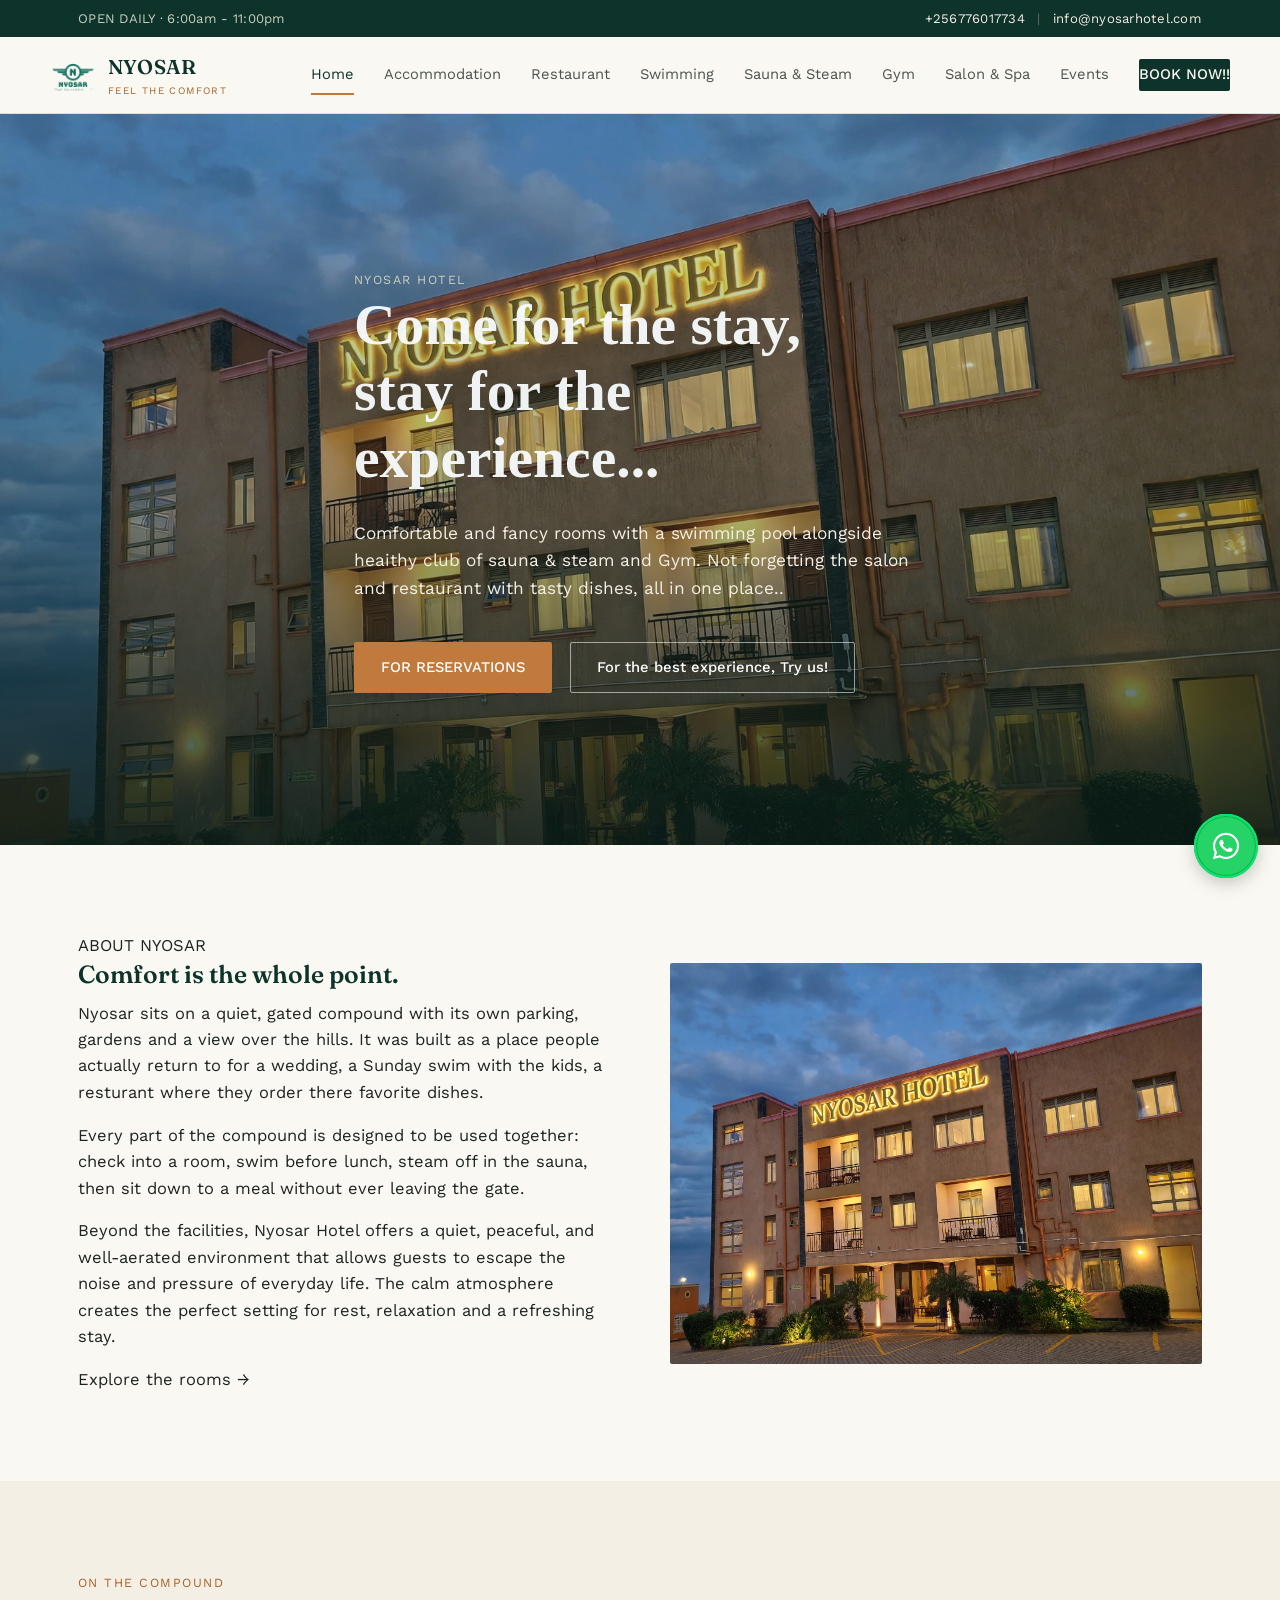
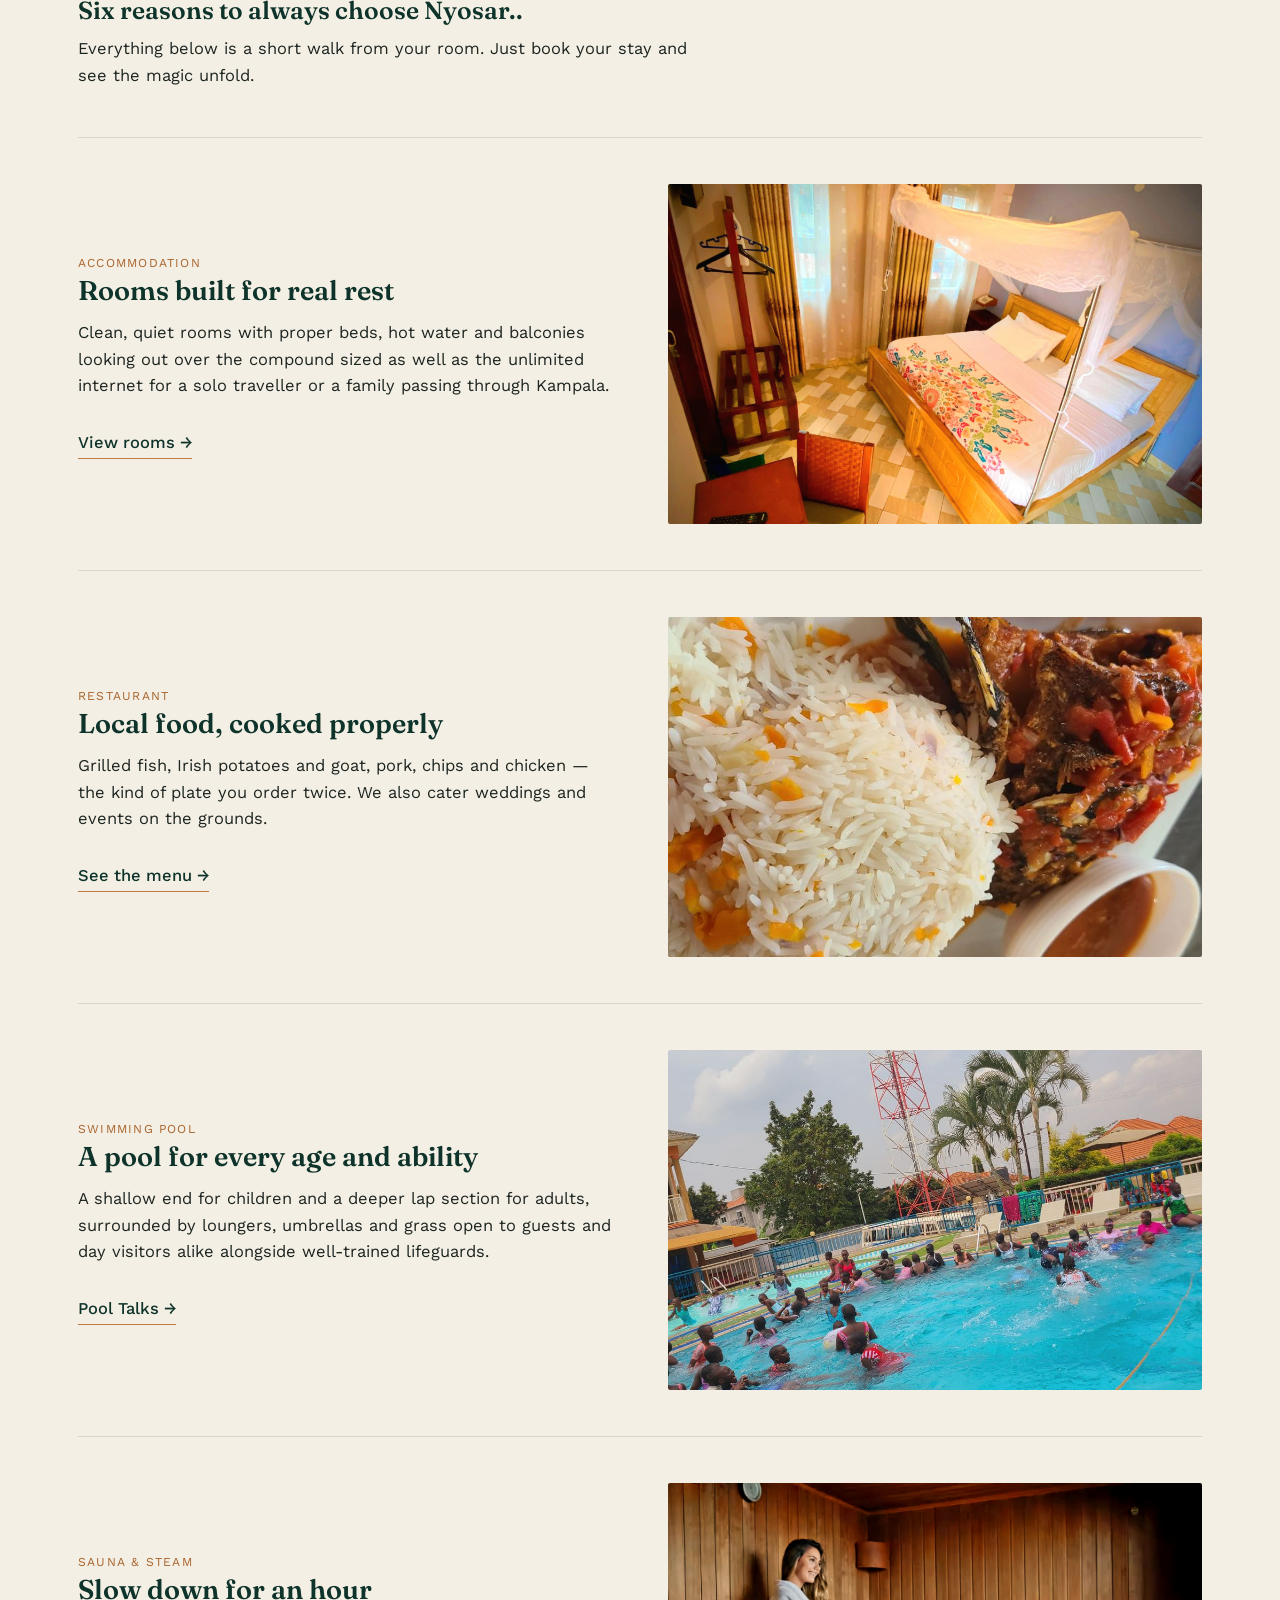
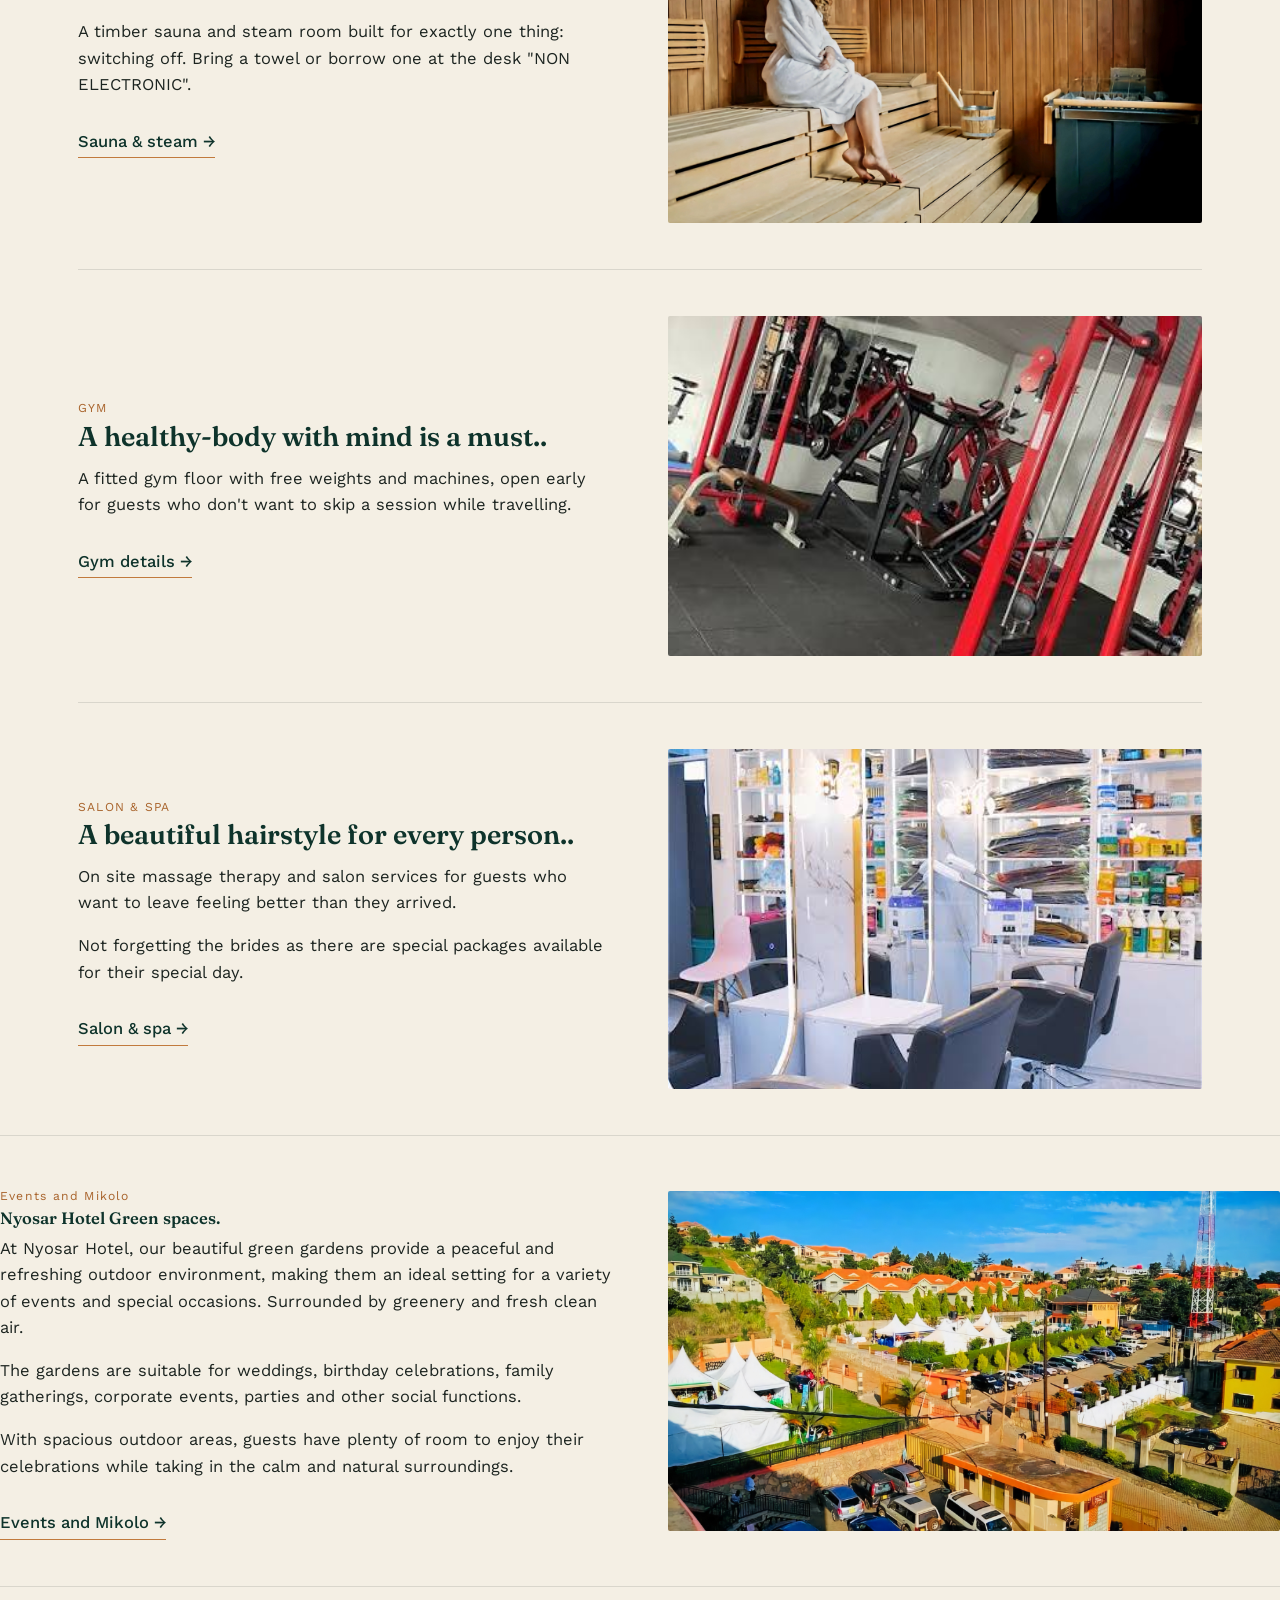
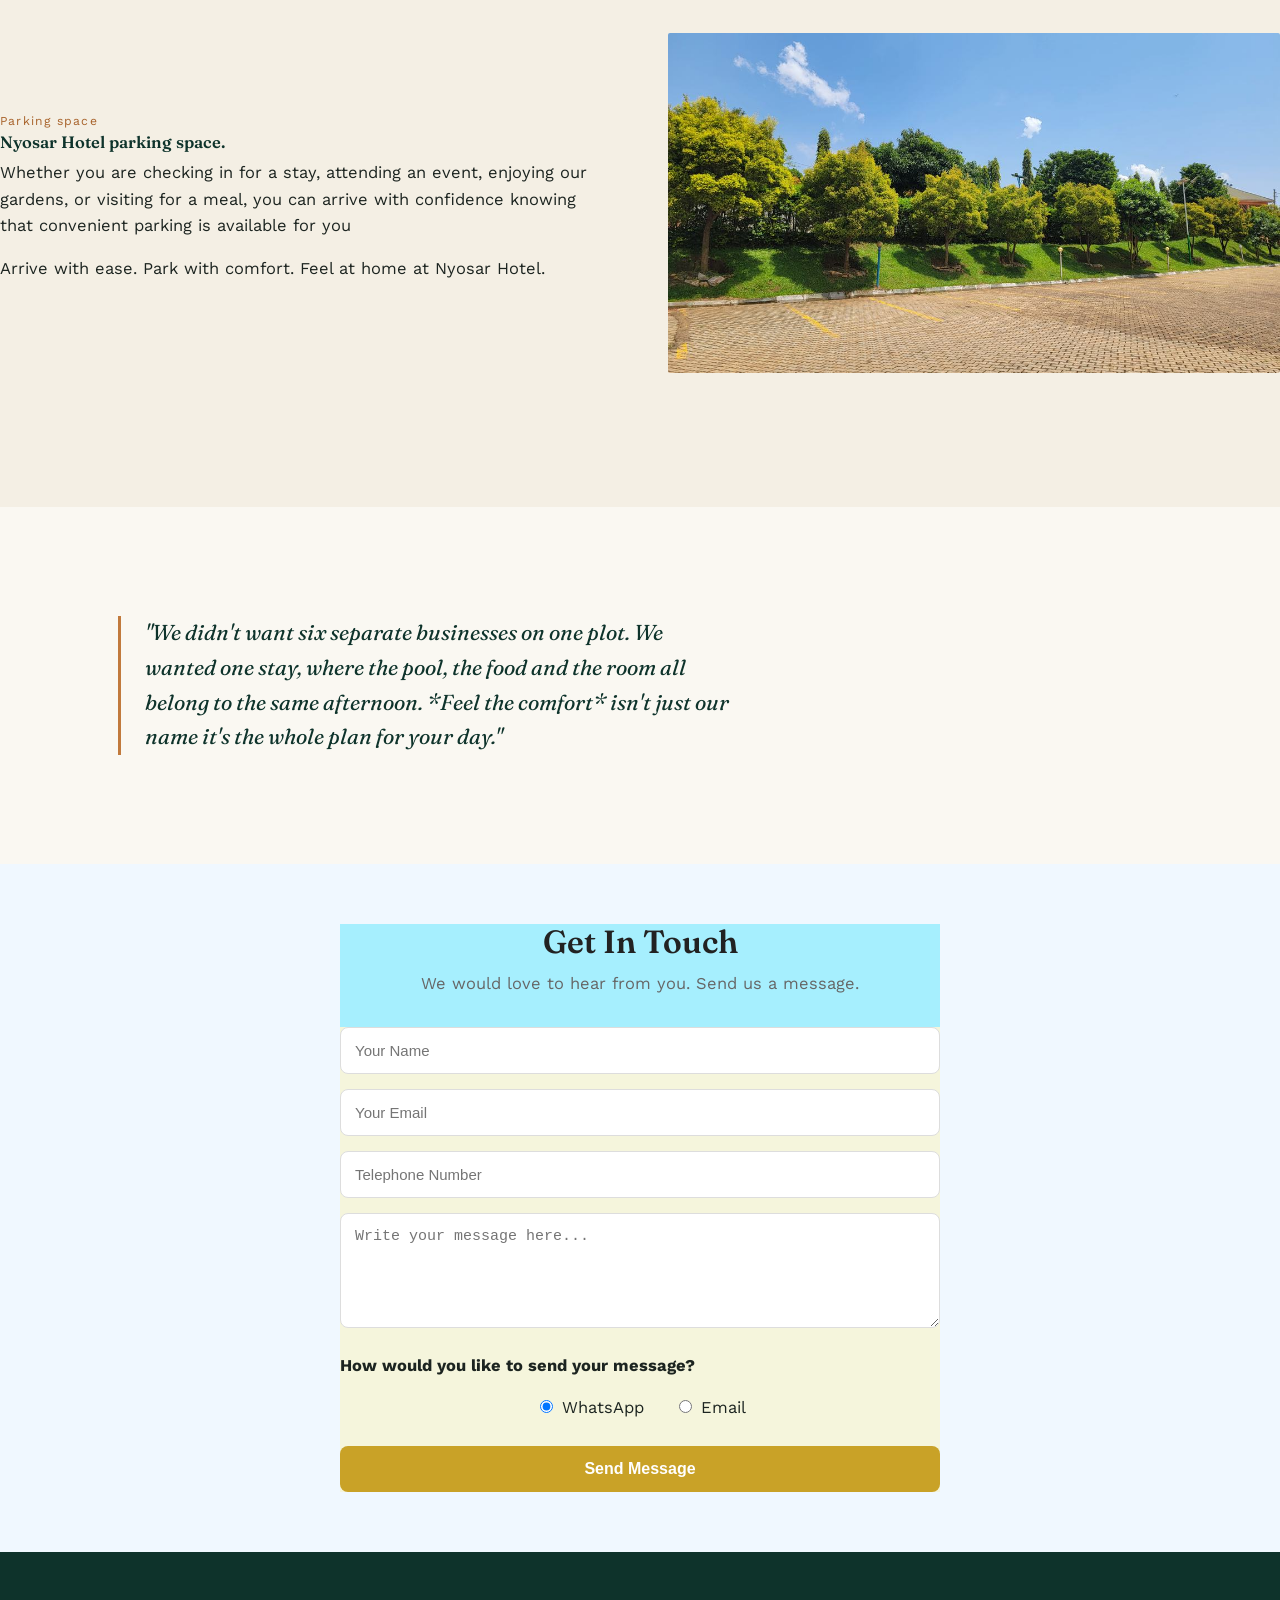
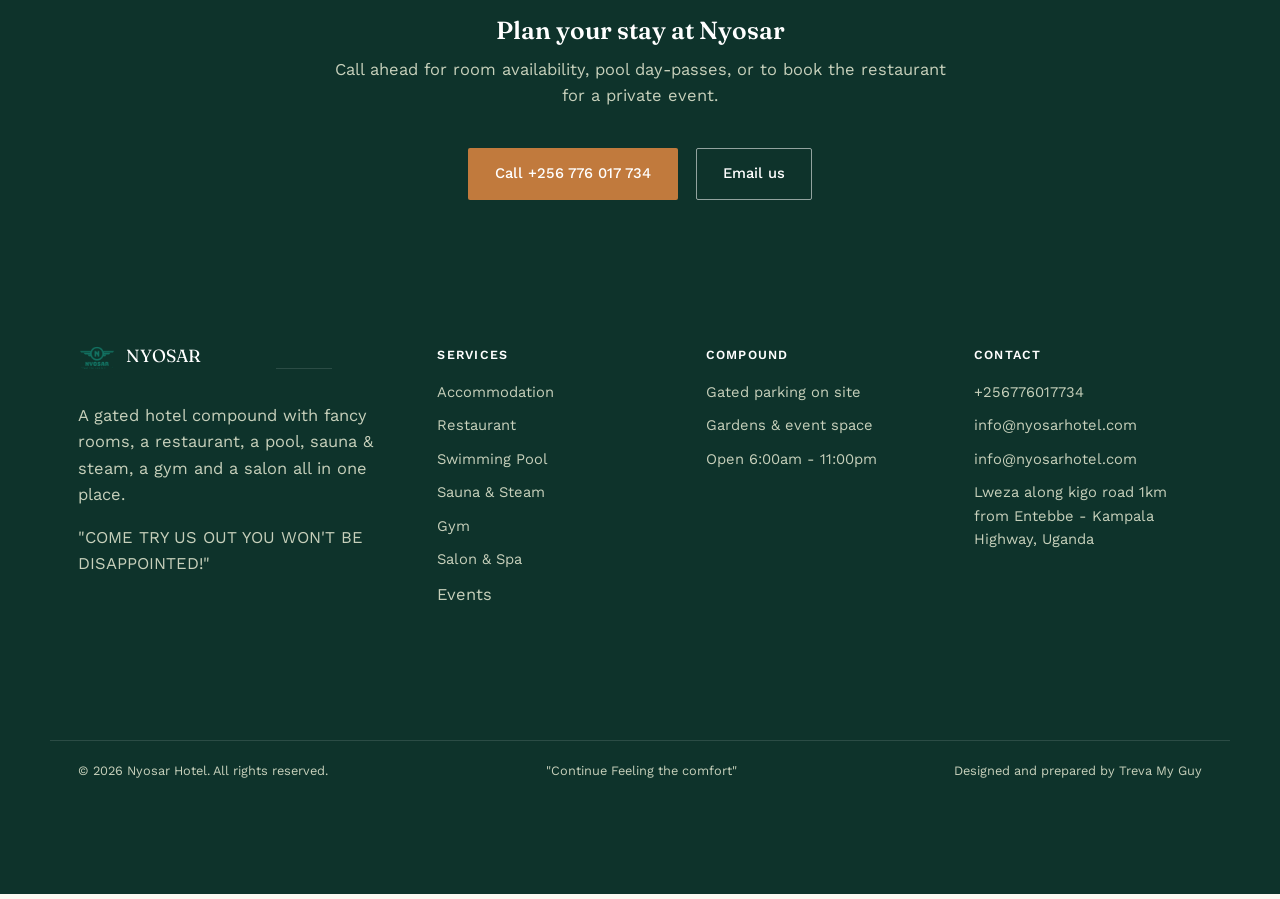
<file: NYOSAR/index.html>
<!DOCTYPE html>
<html lang="en">
<head>
<meta charset="UTF-8">
<meta name="viewport" content="width=device-width, initial-scale=1.0">
<title>Nyosar Hotel *Feel the Comfort*</title>
<meta name="description" content="Nyosar Hotel: Comfortable and fancy rooms with a swimming pool alongside heaithy club of sauna & steam and Gym. Not forgetting the salon and restaurant with tasty dishes, all in one place.">
<link rel="icon" href="images/logo-transparent.png">
<link rel="stylesheet" href="css/style.css">
<link rel="stylesheet" 
      href="https://cdnjs.cloudflare.com/ajax/libs/font-awesome/6.5.2/css/all.min.css">
</head>
<body>

<div class="topbar">
  <div class="wrap">
    <div>OPEN DAILY · 6:00am - 11:00pm</div>
    <div>
      <a href="tel:+256776017734">+256776017734</a>
      <span class="sep">|</span>
      <a href="mailto:treva0866@gmail.com">info@nyosarhotel.com</a>
    </div>
  </div>
</div>

<header class="site">
  <nav class="main wrap">
    <a href="index.html" class="brand">
      <img src="images/logo-transparent.png" alt="Nyosar Hotel logo">
      <span class="word">NYOSAR<small>Feel the comfort</small></span>
    </a>
    <button class="burger" aria-label="Toggle menu"><span></span><span></span><span></span></button>
    <div class="nav-links">
      <a href="index.html" class="active">Home</a>
      <a href="accommodation.html">Accommodation</a>
      <a href="restaurant.html">Restaurant</a>
      <a href="swimming.html">Swimming</a>
      <a href="sauna-steam.html">Sauna &amp; Steam</a>
      <a href="gym.html">Gym</a>
      <a href="salon.html">Salon &amp; Spa</a>
      <a href="events and mikolo.html">Events</a>
      <a href="index.html#contact" class="nav-cta">BOOK NOW!!</a>
    </div>
  </nav>
</header>

<section class="hero" style="background-image:url('images/front hotel view.jpg'); background-position:background 01%;">
  <div class="wrap">
    <span class="eyebrow">NYOSAR HOTEL</span>
    <h1 style="color: #f7fafbf5; font-family: 'Georgia', serif;">Come for the stay, stay for the experience...</h1>
    <p class="lead">Comfortable and fancy rooms with a swimming pool alongside heaithy club of sauna & steam and Gym. Not forgetting the salon and restaurant with tasty dishes, all in one place..</p>
    <a href="index.html#contact" class="btn btn-primary">FOR RESERVATIONS</a>
    <a href="#services" class="btn btn-ghost">For the best experience, Try us!</a>
  </div>
</section>

<section>
  <div class="wrap split">
    <div>
      <span class="eyebrow-dark" style="display:block;">ABOUT NYOSAR</span>
      <h2>Comfort is the whole point.</h2>
      <p>Nyosar sits on a quiet, gated compound with its own parking, gardens and a view over the hills. It was built as a place people actually return to for a wedding, a Sunday swim with the kids, a resturant where they order there favorite dishes.</p>
      <p>Every part of the compound is designed to be used together: check into a room, swim before lunch, steam off in the sauna, then sit down to a meal without ever leaving the gate.</p>
      <p>Beyond the facilities, Nyosar Hotel offers a quiet, peaceful, and well-aerated environment that allows guests to escape the noise and pressure of everyday life. The calm atmosphere creates the perfect setting for rest, relaxation and a refreshing stay.</p>
      <a href="accommodation.html" class="more">Explore the rooms →</a>
    </div>
    <div class="img-col">
      <img src="images/front hotel view.jpg" alt="Nyosar Hotel building and courtyard">
    </div>
  </div>
</section>

<section class="alt" id="services">
  <div class="wrap">
    <div class="section-head">
      <span class="eyebrow-dark">ON THE COMPOUND</span>
      <h2>Six reasons to always choose Nyosar..</h2>
      <p>Everything below is a short walk from your room. Just book your stay and see the magic unfold.</p>
    </div>

    <div class="service-row">
      <div>
        <span class="service-tag">ACCOMMODATION</span>
        <h3>Rooms built for real rest</h3>
        <p>Clean, quiet rooms with proper beds, hot water and balconies looking out over the compound sized as well as the unlimited internet for a solo traveller or a family passing through Kampala.</p>
        <a href="accommodation.html" class="more">View rooms →</a>
      </div>
      <div class="service-img"><img src="images/3033.jpg" alt="Made-up hotel room bed at Nyosar"></div>
    </div>

    <div class="service-row reverse">
      <div>
        <span class="service-tag">RESTAURANT</span>
        <h3>Local food, cooked properly</h3>
        <p>Grilled fish, Irish potatoes and goat, pork, chips and chicken — the kind of plate you order twice. We also cater weddings and events on the grounds.</p>
        <a href="restaurant.html" class="more">See the menu →</a>
      </div>
      <div class="service-img"><img src="images/gal-rice-fish.jpg" alt="Grilled/ Wet/ Deep-fried fish and Irish potatoes plate at Nyosar restaurant prepared by the well-trained staff"></div>
    </div>

    <div class="service-row">
      <div>
        <span class="service-tag">SWIMMING POOL</span>
        <h3>A pool for every age and ability</h3>
        <p>A shallow end for children and a deeper lap section for adults, surrounded by loungers, umbrellas and grass open to guests and day visitors alike alongside well-trained lifeguards.</p>
        <a href="swimming.html" class="more">Pool Talks →</a>
      </div>
      <div class="service-img"><img src="images/card-swimming.jpg" alt="Children swimming in the Nyosar pool"></div>
    </div>

    <div class="service-row reverse">
      <div>
        <span class="service-tag">SAUNA &amp; STEAM</span>
        <h3>Slow down for an hour</h3>
        <p>A timber sauna and steam room built for exactly one thing: switching off. Bring a towel or borrow one at the desk "NON ELECTRONIC".</p>
        <a href="sauna-steam.html" class="more">Sauna &amp; steam →</a>
      </div>
      <div class="service-img"><img src="images/ssaauunnaa.jpg" alt="Wooden sauna interior at Nyosar "></div>
    </div>

    <div class="service-row">
      <div>
        <span class="service-tag">GYM</span>
        <h3>A healthy-body with mind is a must..</h3>
        <p>A fitted gym floor with free weights and machines, open early for guests who don't want to skip a session while travelling.</p>
        <a href="gym.html" class="more">Gym details →</a>
      </div>
      <div class="service-img"><img src='images/ggyymm.jpg' company Zoom I said what is it a bay don't go into captains myself said you're saving ashow to infatti when the roads are income those are my needs our kandyahoving service Julia cattle says to recognize five zero match is start in occurring process fit must buddy motive is a twenty one point six one point eight nearest zero when they tell you to take away they were since I will wait with the chicana mods in a situation" alt="GYM equipment at Nyosar"></div>
    </div>

    <div class="service-row reverse">
      <div>
        <span class="service-tag">SALON &amp; SPA</span>
        <h3>A beautiful hairstyle for every person..</h3>
        <p>On site massage therapy and salon services for guests who want to leave feeling better than they arrived.</p>
        <p>Not forgetting the brides as there are special packages available for their special day.</p>
        <a href="salon.html" class="more">Salon &amp; spa →</a>
      </div>
      <div class="service-img"><img src="images/salooon.jpg" alt="Nyosar compound, home to the on site salon and massage therapy"></div>
    </div>

  </div>
        <div class="service-row reverse">  <div>
        <span class="service-tag">Events and Mikolo</span>
        <h4>Nyosar Hotel Green spaces.</h4>
        <p> At Nyosar Hotel, our beautiful green gardens provide a peaceful and refreshing outdoor environment, making them an ideal setting for a variety of events and special occasions. Surrounded by greenery and fresh clean air.</p>
        <p> The gardens are suitable for weddings, birthday celebrations, family gatherings, corporate events, parties and other social functions.</p>
        <p>With spacious outdoor areas, guests have plenty of room to enjoy their celebrations while taking in the calm and natural surroundings.</p>
        <a href="events and mikolo.html" class="more">Events and Mikolo →</a>
        </div>
      <div class="service-img"><img src="images/eevveennts.jpg" alt="Nyosar compound, holding parties"></div>
    </div>
  
       </div>
  
  <div class="service-row reverse">
         <div>
        <span class="service-tag">Parking space</span>
        <h4>Nyosar Hotel parking space.</h4>
        <p>Whether you are checking in for a stay, attending an event, enjoying our gardens, or visiting for a meal, you can arrive with confidence knowing that convenient parking is available for you</p>
        <p>Arrive with ease. Park with comfort. Feel at home at Nyosar Hotel.</p>
        </div>
      <div class="service-img"><img src="images/gal-parking.jpg" alt="Nyosar compound, holding parties"></div>
    </div>

</section>

<section>
  <div class="wrap">
    <blockquote class="callout">
      "We didn't want six separate businesses on one plot. We wanted one stay, where the pool, the food and the room all belong to the same afternoon.
           *Feel the comfort* isn't just our name it's the whole plan for your day."
    </blockquote>
  </div>
</section>
<section class="contact-section" style="background-color: aliceblue;">
    <div class="contact-container" style="background-color: #a6effe; background-position: center; background-size: 50%;">

        <h2>Get In Touch</h2>
        <p>We would love to hear from you. Send us a message.</p>

        <form id="contactForm" style="background-color: beige;">

            <input type="text" id="name" placeholder="Your Name" required>

            <input type="email" id="email" placeholder="Your Email" required>

            <input type="tel" id="phone" placeholder="Telephone Number" required>

            <textarea id="message" rows="5"
                placeholder="Write your message here..." required></textarea>

            <label class="send-label">How would you like to send your message?</label>

            <div class="send-options">
                <label>
                    <input type="radio" name="sendMethod" value="whatsapp" checked>
                    WhatsApp
                </label>

                <label>
                    <input type="radio" name="sendMethod" value="email">
                    Email
                </label>
            </div>

            <button type="submit">
                Send Message
            </button>

        </form>
    </div>
</section>

<section class="cta-band" id="contact">
  <div class="wrap">
    <h2>Plan your stay at Nyosar</h2>
    <p>Call ahead for room availability, pool day-passes, or to book the restaurant for a private event.</p>
    <a href="tel:+256776017734" class="btn btn-primary">Call +256 776 017 734</a>
    <a href="mailto:info@nyosarhotel.com" class="btn btn-ghost">Email us</a>
  </div>
</section>


<footer>
  <div class="wrap foot-grid">
    <div>
      <div class="foot-brand">
        <img src="images/logo-transparent.png" alt="Nyosar Hotel">
        <span>NYOSAR</span>
        <div class="wrap foot-bottom">
    <a href="https://wa.me/+256776017734" 
   class="whatsapp-button" 
   target="_blank"
   aria-label="Chat with Nyosar Hotel on WhatsApp">
    <i class="fab fa-whatsapp"></i></a></div>

      </div>
      <p style="max-width:32ch;">A gated hotel compound with fancy rooms, a restaurant, a pool, sauna &amp; steam, a gym and a salon all in one place.</p>
      <p>"COME TRY US OUT YOU WON'T BE DISAPPOINTED!"</p>
    </div>
    <div>
      <h5>Services</h5>
      <ul>
        <li><a href="accommodation.html">Accommodation</a></li>
        <li><a href="restaurant.html">Restaurant</a></li>
        <li><a href="swimming.html">Swimming Pool</a></li>
        <li><a href="sauna-steam.html">Sauna &amp; Steam</a></li>
        <li><a href="gym.html">Gym</a></li>
        <li><a href="salon.html">Salon &amp; Spa</a></li>
        <a href="events and mikolo.html">Events</a>
      </ul>
    </div>
    <div>
      <h5>Compound</h5>
      <ul>
        <li>Gated parking on site</li>
        <li>Gardens &amp; event space</li>
        <li>Open 6:00am - 11:00pm</li>
      </ul>
    </div>
    <div>
      <h5>Contact</h5>
      <ul>
        <li><a href="tel:+256776017734">+256776017734</a></li>
        <li><a href="mailto:treva0866@gmail.com.com">info@nyosarhotel.com</a></li>
        <li><a href="mailto:info@nyosarhotel.com">info@nyosarhotel.com</a></li>
        <li>Lweza along kigo road 1km from Entebbe - Kampala Highway, Uganda</li>
      </ul>
    </div>
  </div>
  <section>
    <div class="wrap foot-bottom">
    <span>© 2026 Nyosar Hotel. All rights reserved.</span>
    <span>"Continue Feeling the comfort"</span>
    <span> Designed and prepared by <a href="https://www.linkedin.com/feed/\/" target="_blank">Treva My Guy</a></span>
    </section>
  </div>
</footer>

<script src="js/script.js"></script>
<script>

document.getElementById("contactForm").addEventListener("submit", function(e) {

    e.preventDefault();

    const name = document.getElementById("name").value;
    const email = document.getElementById("email").value;
    const phone = document.getElementById("phone").value;
    const message = document.getElementById("message").value;

    const method = document.querySelector(
        'input[name="sendMethod"]:checked'
    ).value;

    if (method === "whatsapp") {

        const hotelWhatsApp = "+256776017734";

        const text =
            "Hello Nyosar Hotel,%0A%0A" +
            "Name: " + name + "%0A" +
            "Email: " + email + "%0A" +
            "Telephone: " + phone + "%0A%0A" +
            "Message:%0A" + message;

        window.open(
            "https://wa.me/" + hotelWhatsApp + "?text=" + text,
            "_blank"
        );

    } else {

        const hotelEmail = "treva0866@gmail.com"<inforhotel.com>;

        const subject = encodeURIComponent(
            "Website Message from " + name
        );

        const body = encodeURIComponent(
            "Name: " + name +
            "\nEmail: " + email +
            "\nTelephone: " + phone +
            "\n\nMessage:\n" + message
        );

        window.location.href =
            "mailto:" + hotelEmail +
            "?subject=" + subject +
            "&body=" + body;
    }

});
</script>
</body>
</html>
</file>
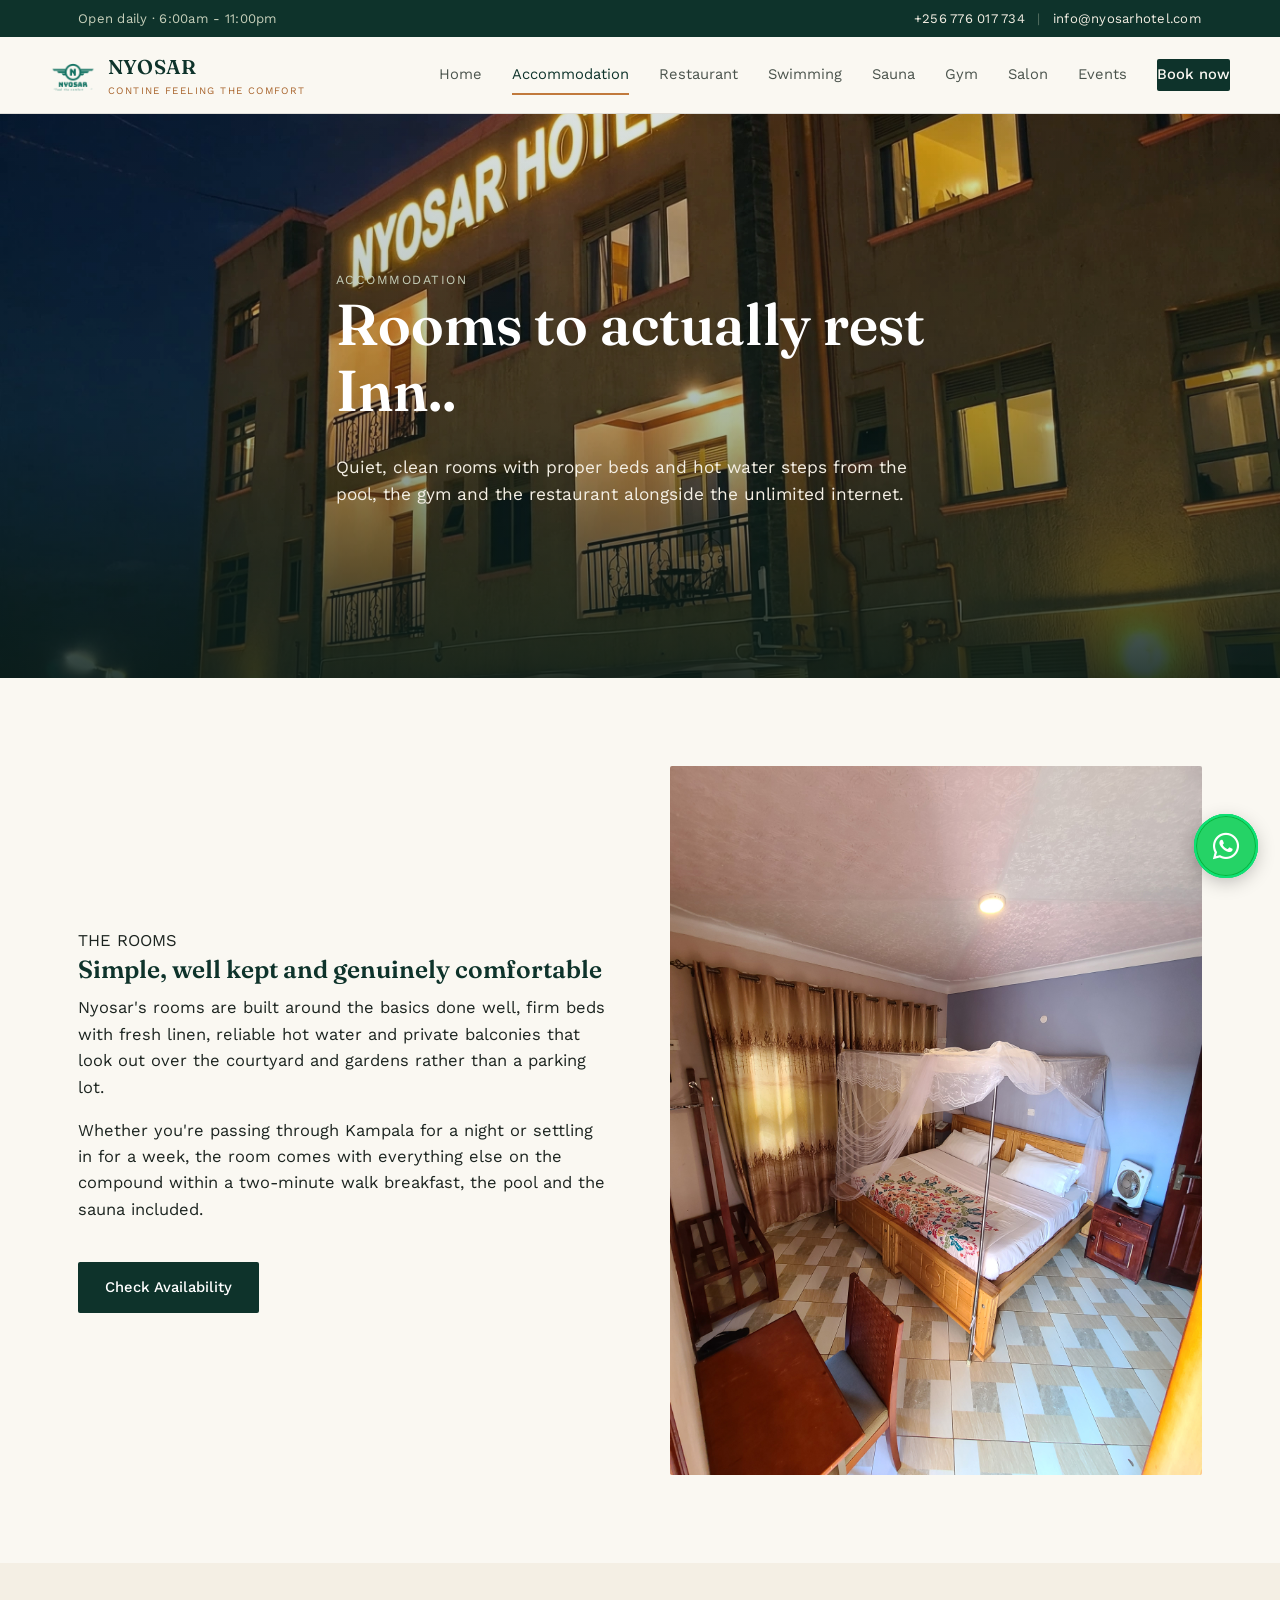
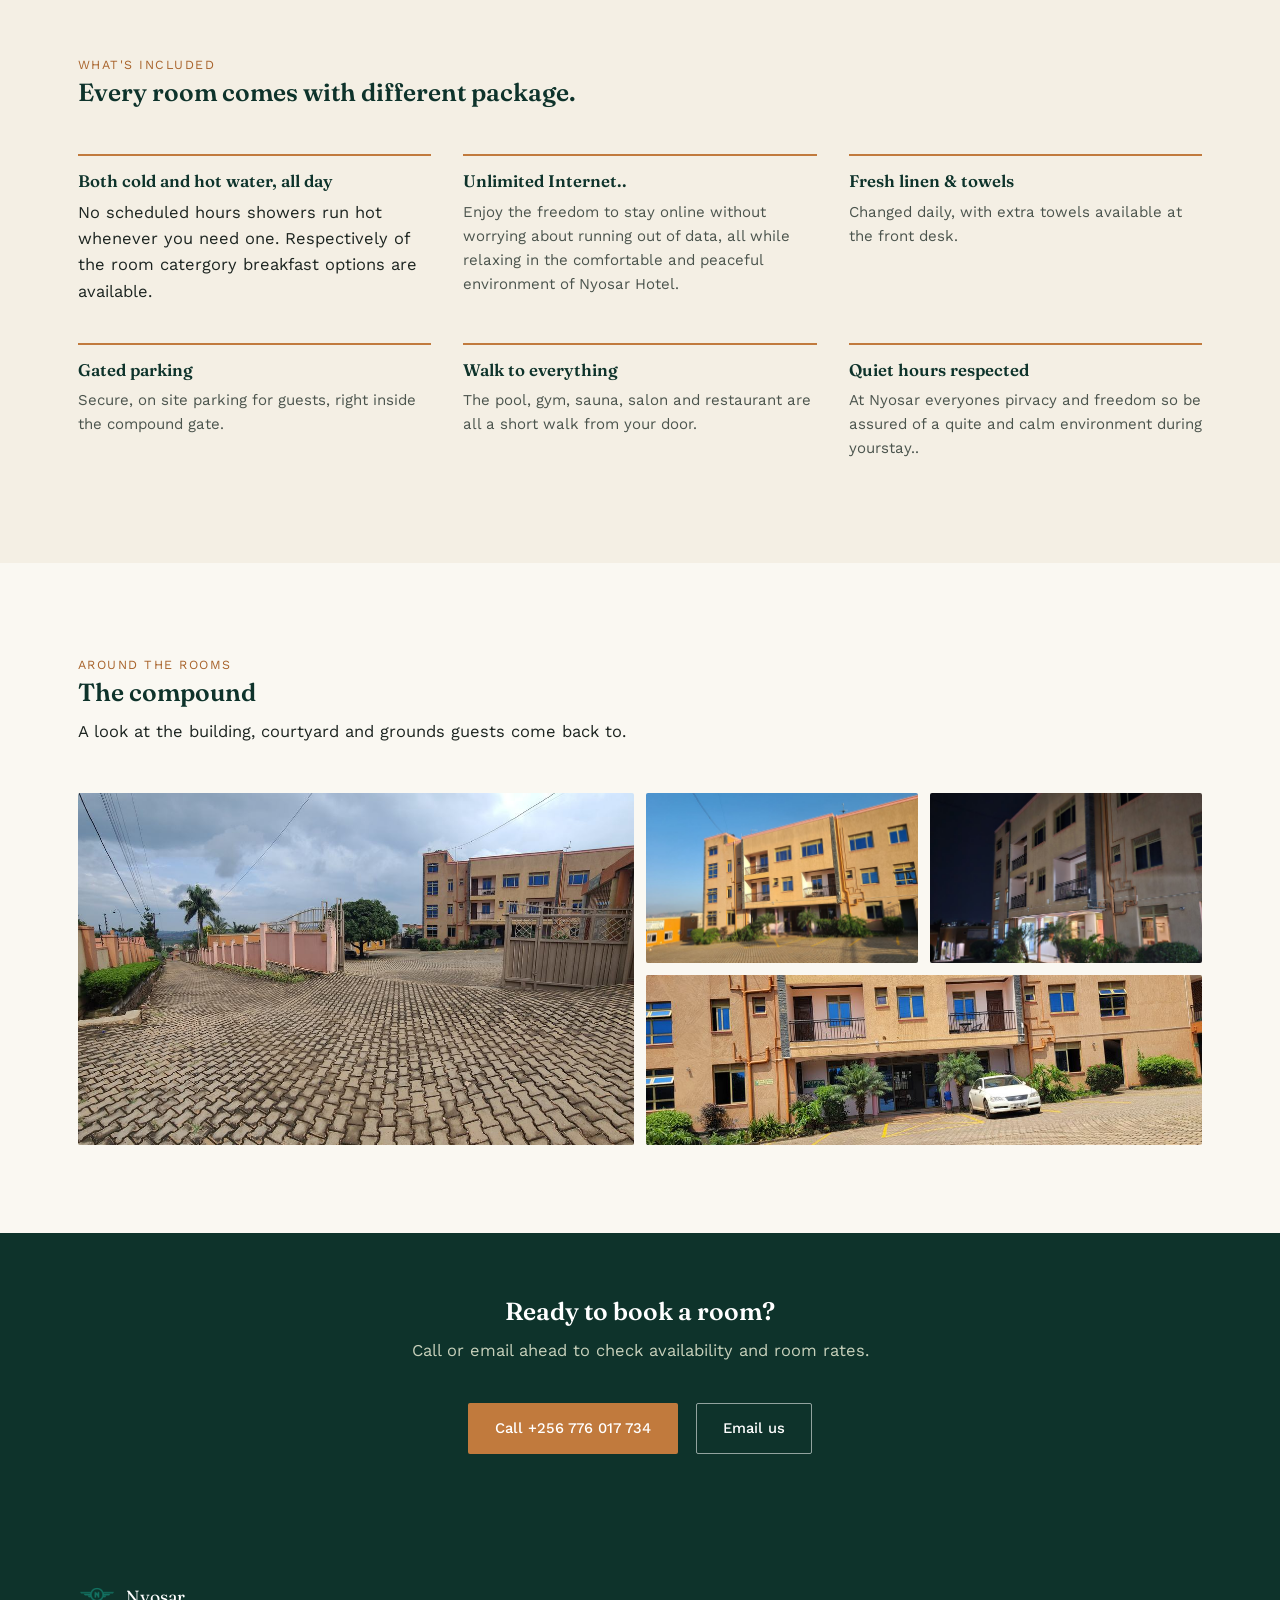
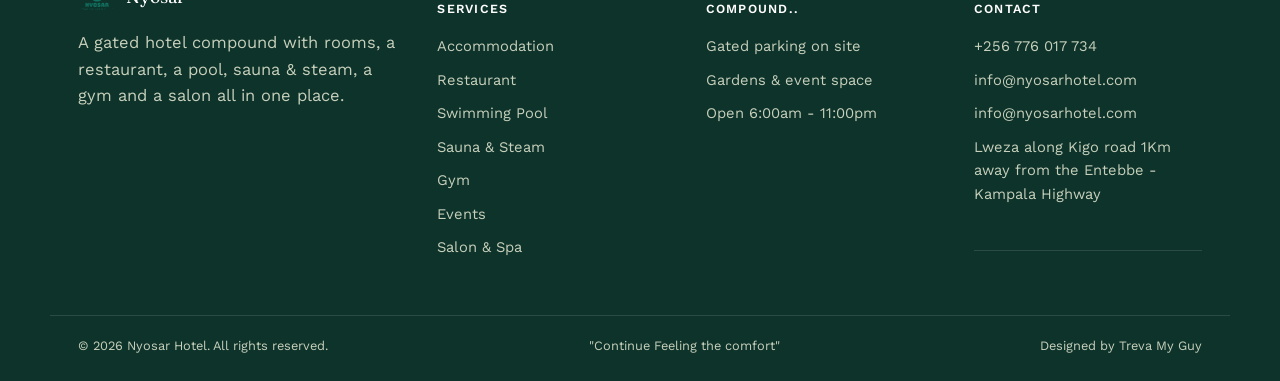
<file: NYOSAR/accommodation.html>
<!DOCTYPE html>
<html lang="en">
<head>
<meta charset="UTF-8">
<meta name="viewport" content="width=device-width, initial-scale=1.0">
<title>Accommodation Nyosar Hotel</title>
<meta name="description" content="Rooms at Nyosar Hotel: clean, comfortable and quiet, with balconies over the compound alongside unlimited Internet makiness for witness that you weren't sent through a lot to away today only the ones ofdomanda you can't kill a snare on the city that where nomber hang to money change on me do not down feeling so special special only set with a guide for the colorputter I'm not gonna catch you.">
<link rel="icon" href="images/home logoo.jpg">
<link rel="stylesheet" href="css/style.css">
<link rel="stylesheet" 
      href="https://cdnjs.cloudflare.com/ajax/libs/font-awesome/6.5.2/css/all.min.css">
</head>
<body>

<div class="topbar">
  <div class="wrap">
    <div>Open daily · 6:00am - 11:00pm</div mazonC tice>
    <div>
      <a href="tel:+256776017734">+256 776 017 734</a>
      <span class="sep">|</span>
      <a href="mailto:treva0866@gmail.com">info@nyosarhotel.com</a>
    </div>
  </div>
</div>

<header class="site">
  <nav class="main wrap">
    <a href="index.html" class="brand">
      <img src="images/logo-transparent.png" alt="Nyosar Hotel logo">
      <span class="word">NYOSAR<small>Contine feeling the comfort</small></span>
    </a>
    <button class="burger" aria-label="Toggle menu"><span></span><span></span><span></span></button>
    <div class="nav-links">
      <a href="index.html">Home</a>
      <a href="accommodation.html" class="active">Accommodation</a>
      <a href="restaurant.html">Restaurant</a>
      <a href="swimming.html">Swimming</a>
      <a href="sauna-steam.html">Sauna</a>
      <a href="gym.html">Gym</a>
      <a href="salon.html">Salon </a>
      <a href="events and mikolo.html">Events</a>
      <a href="index.html#contact" class="nav-cta">Book now</a>
    </div>
  </nav>
</header>

<section class="hero hero-small" style="background-image:url('images/front\ night.jpg'); background-position:foreground 5%;">
  <div class="wrap">
    <span class="eyebrow">ACCOMMODATION</span>
    <h1>Rooms to actually rest Inn..</h1>
    <p class="lead">Quiet, clean rooms with proper beds and hot water steps from the pool, the gym and the restaurant alongside the unlimited internet.</p>
  </div>
</section>

<section>
  <div class="wrap split">
    <div>
      <span class="eyebrow-dark">THE ROOMS</span>
      <h2>Simple, well kept and genuinely comfortable</h2>
      <p>Nyosar's rooms are built around the basics done well, firm beds with fresh linen, reliable hot water and private balconies that look out over the courtyard and gardens rather than a parking lot.</p>
      <p>Whether you're passing through Kampala for a night or settling in for a week, the room comes with everything else on the compound within a two-minute walk  breakfast, the pool and the sauna included.</p>
      <a href="index.html#contact" class="btn btn-dark">Check Availability</a>
    </div>
    <div class="img-col"><img src="images/209.jpg" alt="Made-up bed in a Nyosar room"></div>
  </div>
</section>

<section class="alt">
  <div class="wrap">
    <div class="section-head">
      <span class="eyebrow-dark">WHAT'S INCLUDED</span>
      <h2>Every room comes with different package.</h2>
    </div>
    <div class="info-grid">
      <div class="info-card">
        <h4>Both cold and hot water, all day</h4>
        <p1>No scheduled hours showers run hot whenever you need one.</p1>
        <P3>Respectively of the room catergory breakfast options are available.</P3>
      </div>
      <div class="info-card">
        <h4>Unlimited Internet..</h4>
        <p>Enjoy the freedom to stay online without worrying about running out of data, all while relaxing in the comfortable and peaceful environment of Nyosar Hotel.</p>
      </div>
      <div class="info-card">
        <h4>Fresh linen &amp; towels</h4>
        <p>Changed daily, with extra towels available at the front desk.</p>
      </div>
      <div class="info-card">
        <h4>Gated parking</h4>
        <p>Secure, on site parking for guests, right inside the compound gate.</p>
      </div>
      <div class="info-card">
        <h4>Walk to everything</h4>
        <p>The pool, gym, sauna, salon and restaurant are all a short walk from your door.</p>
      </div>
      <div class="info-card">
        <h4>Quiet hours respected</h4>
        <p>At Nyosar everyones pirvacy and freedom so be assured of a quite and calm environment during yourstay..</p>
      </div>
    </div>
  </div>
</section>

<section>
  <div class="wrap">
    <div class="section-head">
      <span class="eyebrow-dark">AROUND THE ROOMS</span>
      <h2>The compound</h2>
      <p>A look at the building, courtyard and grounds guests come back to.</p>
    </div>
    <div class="gallery">
      <figure class="wide tall"><img src="images/gal-hotel-entrance.jpg" alt="Nyosar Hotel gated entrance and courtyard"></figure>
      <figure><img src="images/gal-hotel-1.jpg" alt="Nyosar Hotel building exterior"></figure>
      <figure><img src="images/gal-hotel-night-1.jpg" alt="Nyosar Hotel building lit up at night"></figure>
      <figure class="wide"><img src="images/gal-hotel-side.jpg" alt="Side view of Nyosar Hotel and parking"></figure> 
    </div>
  </div>
</section>

<section class="cta-band" id="contact">
  <div class="wrap">
    <h2>Ready to book a room?</h2>
    <p>Call or email ahead to check availability and room rates.</p>
    <a href="tel:+256776017734" class="btn btn-primary">Call +256 776 017 734</a>
    <a href="mailto:treva0866@gmail.com" class="btn btn-ghost">Email us</a>
  </div>
</section>

<footer>
  <div class="wrap foot-grid">
    <div>
      <div class="foot-brand">
        <img src="images/logo-transparent.png" alt="Nyosar Hotel">
        <span>Nyosar</span>
      </div>
      <p style="max-width:32ch;">A gated hotel compound with rooms, a restaurant, a pool, sauna &amp; steam, a gym and a salon all in one place.</p>
    </div>
    <div>
      <h5>Services</h5>
      <ul>
        <li><a href="accommodation.html">Accommodation</a></li>
        <li><a href="restaurant.html">Restaurant</a></li>
        <li><a href="swimming.html">Swimming Pool</a></li>
        <li><a href="sauna-steam.html">Sauna &amp; Steam</a></li>
        <li><a href="gym.html">Gym</a></li>
        <li><a href="events and mikolo.html">Events</a></li> 
        <li><a href="salon.html">Salon &amp; Spa</a></li>
      </ul>
    </div>
    <div>
      <h5>COMPOUND..</h5>
      <ul>
        <li>Gated parking on site</li>
        <li>Gardens &amp; event space</li>
        <li>Open 6:00am - 11:00pm</li>
      </ul>
    </div>
    <div>
      <h5>Contact</h5>
      <ul>
        <li><a href="tel:+256776017734">+256 776 017 734</a></li>
        <li><a href="mailto:treva0866@gmail.com">info@nyosarhotel.com</a></li>
        <li><a href="mailto:sklawerence@gmail.com">info@nyosarhotel.com</a></li>
        <li>Lweza along Kigo road 1Km away from the Entebbe - Kampala Highway</li>
        <div class="wrap foot-bottom">
    <a href="https://wa.me/+256776017734" 
   class="whatsapp-button" 
   target="_blank"
   aria-label="Chat with Nyosar Hotel on WhatsApp">
    <i class="fab fa-whatsapp"></i></a></div>

      </ul>
    </div>
  </div>
  <div class="wrap foot-bottom">
    <span> © 2026 Nyosar Hotel. All rights reserved.</span>
    <span>"Continue Feeling the comfort"</span>
    <span>Designed by <a href="https://www.linkedin.com/in/treva-lawerence-0b9b1b1b6/" target="_blank">Treva My Guy</a>
  </div>
</footer>

<script src="js/script.js"></script>
</body>
</html>
</file>
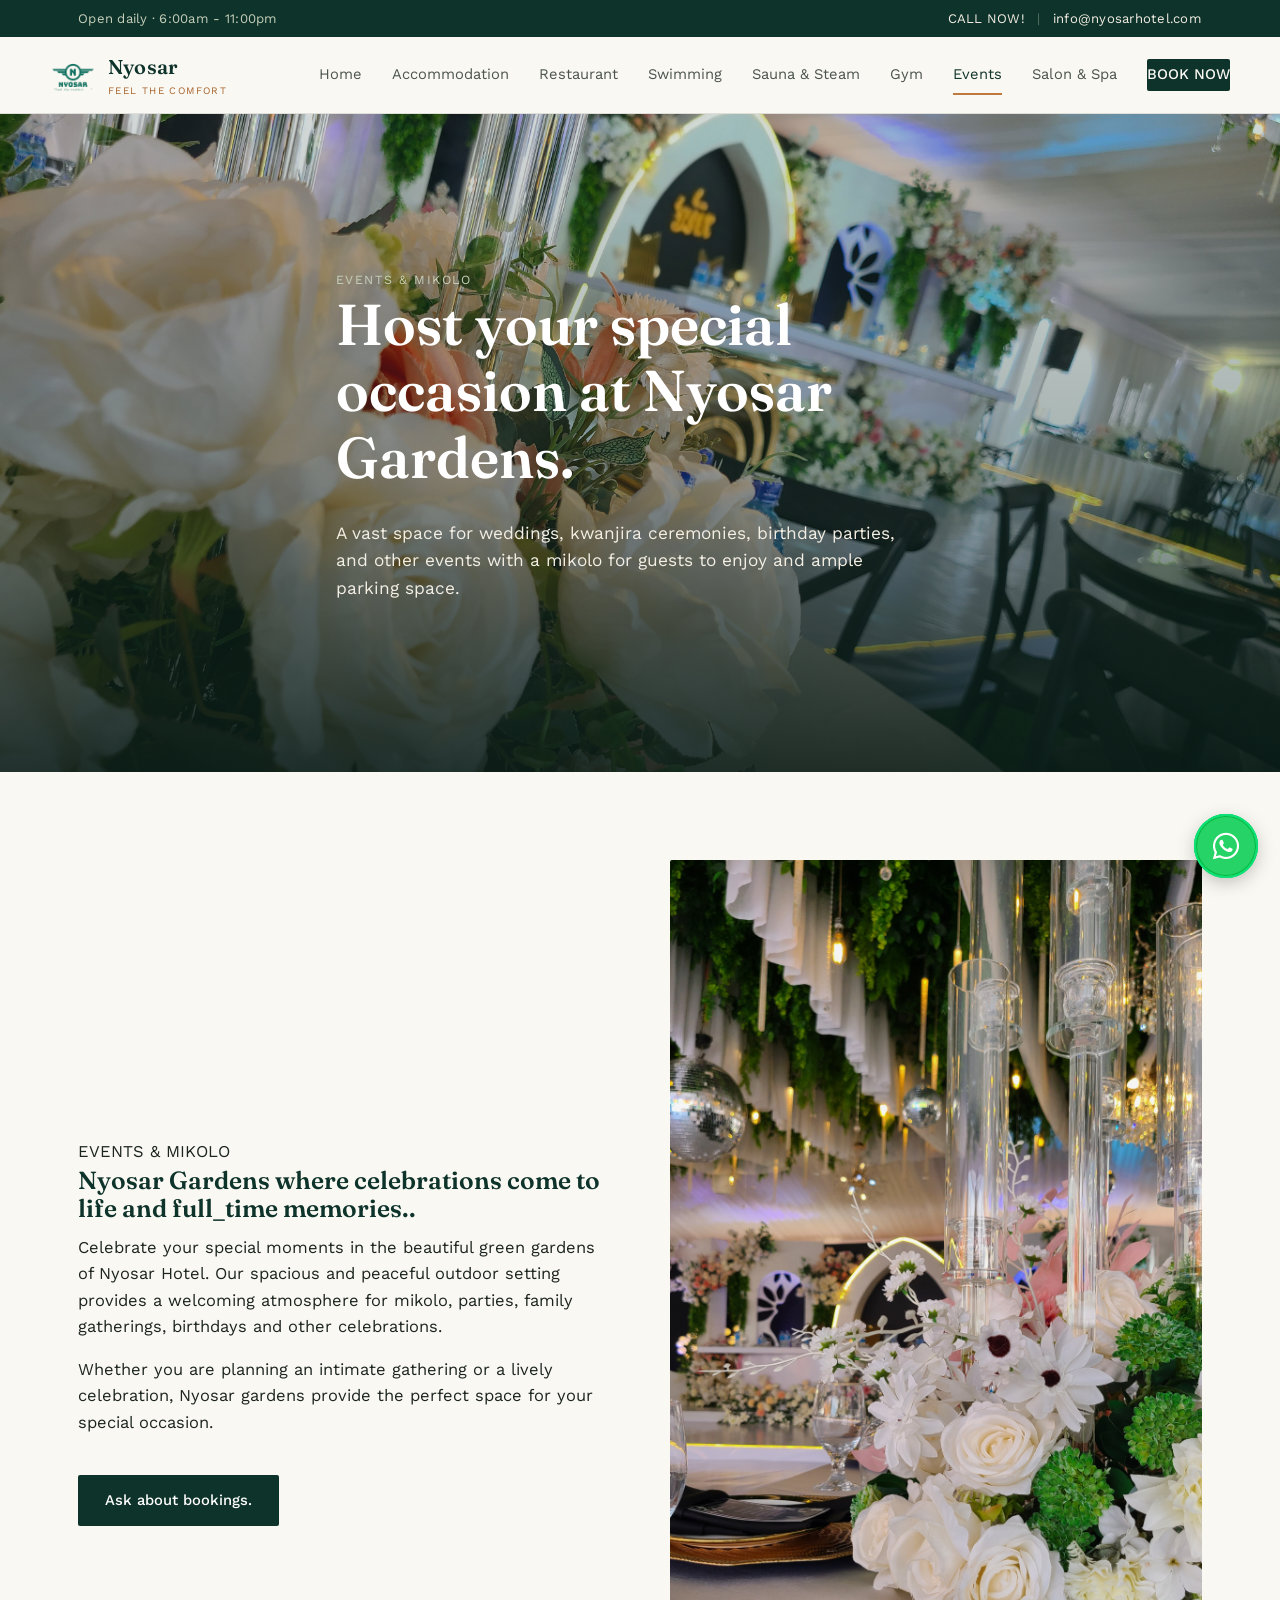
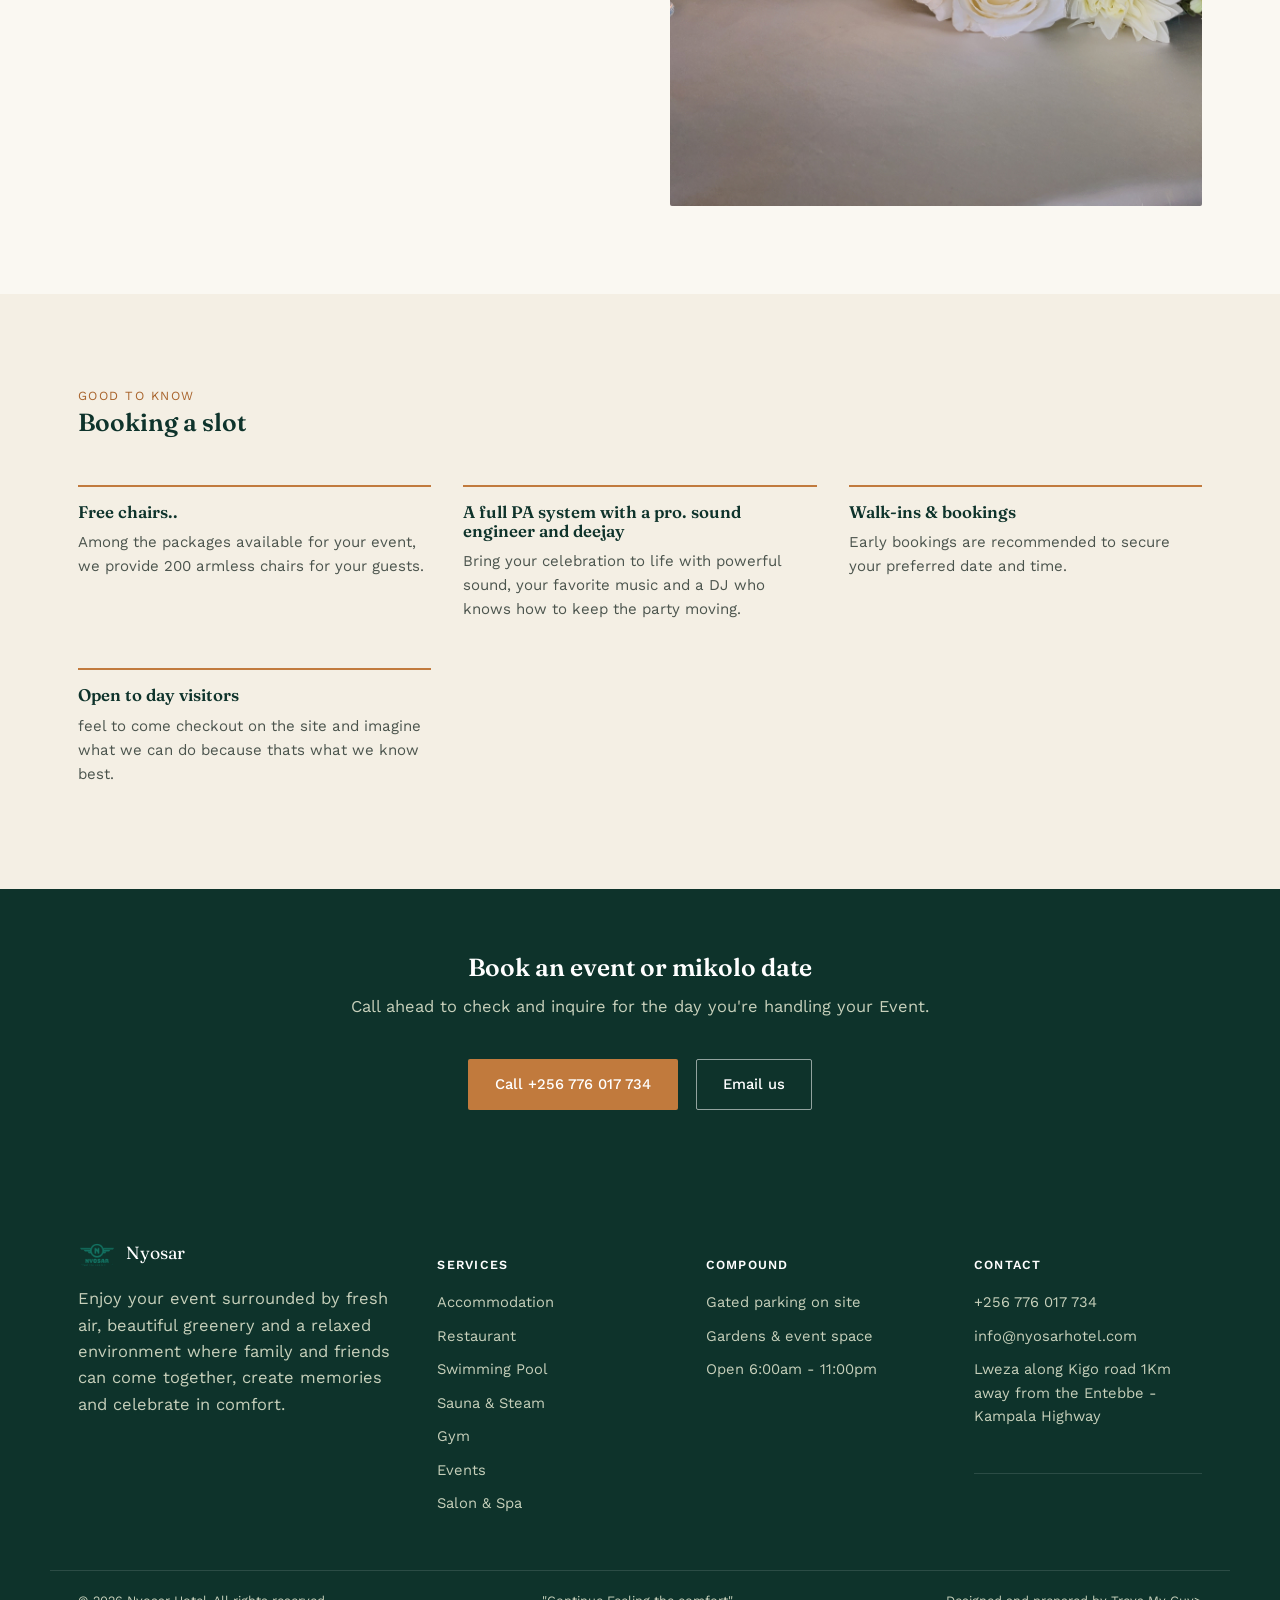
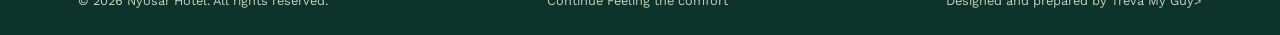
<file: NYOSAR/events and mikolo.html>
<!DOCTYPE html>
<html lang="en">
<head>
<meta charset="UTF-8">
<meta name="viewport" content="width=device-width, initial-scale=1.0">
<title>Events and Mikolo — Nyosar Hotel</title>
<meta name="description" content="a vast space for wedding, kwanjira cermony, birthday parties, and other events with a mikolo for the guests to enjoy and enough space for parking.">
<link rel="icon" href="images/logo-transparent.png">
<link rel="stylesheet" href="css/style.css">
<link rel="stylesheet" 
      href="https://cdnjs.cloudflare.com/ajax/libs/font-awesome/6.5.2/css/all.min.css">
</head>
<body>

<div class="topbar">
  <div class="wrap">
    <div>Open daily · 6:00am - 11:00pm</div>
    <div>
      <a href="tel:+256776017734">CALL NOW!</a>
      <span class="sep">|</span>
      <a href="mailto:treva0866@gmail.com">info@nyosarhotel.com</a>
    </div>
  </div>
</div>

<header class="site">
  <nav class="main wrap">
    <a href="index.html" class="brand">
      <img src="images/logo-transparent.png" alt="Nyosar Hotel logo">
      <span class="word">Nyosar<small>Feel the comfort</small></span>
    </a>
    <button class="burger" aria-label="Toggle menu"><span></span><span></span><span></span></button>
    <div class="nav-links">
      <a href="index.html">Home</a>
      <a href="accommodation.html">Accommodation</a>
      <a href="restaurant.html">Restaurant</a>
      <a href="swimming.html">Swimming</a>
      <a href="sauna-steam.html">Sauna &amp; Steam</a>
      <a href="gym.html">Gym</a>
      <a href="events and mikolo.html" class="active">Events</a>
      <a href="salon.html">Salon &amp; Spa</a>
      <a href="index.html#contact" class="nav-cta">BOOK NOW</a>
    </div>
  </nav>
</header>

<section class="hero hero-small" style="background-image:url('images/GEN\ evveennts.jpg'); background-position:center 55%;">
  <div class="wrap">
    <span class="eyebrow">EVENTS &amp; MIKOLO</span>
    <h1>Host your special occasion at Nyosar Gardens.</h1>
    <p class="lead">A vast space for weddings, kwanjira ceremonies, birthday parties, and other events with a mikolo for guests to enjoy and ample parking space.</p>
  </div>
</section>

<section>
  <div class="wrap split">
    <div>
      <span class="eyebrow-dark">EVENTS &amp; MIKOLO</span>
      <h2>Nyosar Gardens where celebrations come to life and full_time memories..</h2>
      <p>Celebrate your special moments in the beautiful green gardens of Nyosar Hotel. Our spacious and peaceful outdoor setting provides a welcoming atmosphere for mikolo, parties, family gatherings, birthdays and other celebrations.</p>
      <p>Whether you are planning an intimate gathering or a lively celebration, Nyosar gardens provide the perfect space for your special occasion.</p>
      <a href="index.html#contact" class="btn btn-dark">Ask about bookings.</a>
    </div>
    <div class="img-col"><img src="images/mikolo.jpg" alt="Mikolo at Nyosar Gardens"></div>
  </div>
</section>

<section class="alt">
  <div class="wrap">
    <div class="section-head">
      <span class="eyebrow-dark">GOOD TO KNOW</span>
      <h2>Booking a slot</h2>
    </div>
    <div class="info-grid">
      <div class="info-card">
        <h4>Free chairs..</h4>
        <p>Among the packages available for your event, we provide 200 armless chairs for your guests.</p>
      </div>
      <div class="info-card">
        <h4>A full PA system with a pro. sound engineer and deejay</h4>
        <p>Bring your celebration to life with powerful sound, your favorite music and a DJ who knows how to keep the party moving.</p>
      </div>
      <div class="info-card">
        <h4>Walk-ins &amp; bookings</h4>
        <p>Early bookings are recommended to secure your preferred date and time.</p>
      </div>
      <div class="info-card">
        <h4>Open to day visitors</h4>
        <p>feel to come checkout on the site and imagine what we can do because thats what we know best.</p>
      </div>
    </div>
  </div>
</section>

<section class="cta-band" id="contact">
  <div class="wrap">
    <h2>Book an event or mikolo date</h2>
    <p>Call ahead to check and inquire for the day you're handling your Event.</p>
    <a href="tel:+256776017734" class="btn btn-primary">Call +256 776 017 734</a>
    <a href="mailto:treva0866@gmail.com" class="btn btn-ghost">Email us</a>
  </div>
</section>

<footer>
  <div class="wrap foot-grid">
    <div>
      <div class="foot-brand">
        <img src="images/logo-transparent.png" alt="Nyosar Hotel">
        <span>Nyosar</span>
      </div>
      <p style="max-width:32ch;">Enjoy your event surrounded by fresh air, beautiful greenery and a relaxed environment where family and friends can come together, create memories and celebrate in comfort.</p>
    </div>
    <div>
      <h5>Services</h5>
      <ul>
        <li><a href="accommodation.html">Accommodation</a></li>
        <li><a href="restaurant.html">Restaurant</a></li>
        <li><a href="swimming.html">Swimming Pool</a></li>
        <li><a href="sauna-steam.html">Sauna &amp; Steam</a></li>
        <li><a href="gym.html">Gym</a></li>
        <li><a href="events and mikolo.html">Events</a></li>
        <li><a href="salon.html">Salon &amp; Spa</a></li>
      </ul>
    </div>
    <div>
      <h5>Compound</h5>
      <ul>
        <li>Gated parking on site</li>
        <li>Gardens &amp; event space</li>
        <li>Open 6:00am - 11:00pm</li>
      </ul>
    </div>
    <div>
      <h5>Contact</h5>
      <ul>
        <li><a href="tel:+256776017734">+256 776 017 734</a></li>
        <li><a href="mailto:treva0866@gmail.com">info@nyosarhotel.com</a></li>
        <li>Lweza along Kigo road 1Km away from the Entebbe - Kampala Highway</li>
        <div class="wrap foot-bottom">
    <a href="https://wa.me/+256776017734" 
   class="whatsapp-button" 
   target="_blank"
   aria-label="Chat with Nyosar Hotel on WhatsApp">
    <i class="fab fa-whatsapp"></i></a></div>
      </ul>
    </div>
  </div>
  <div class="wrap foot-bottom">
    <span>© 2026 Nyosar Hotel. All rights reserved.</span>
    <span>"Continue Feeling the comfort"</span>
        <span>Designed and prepared by <a href="https://www.linkedin.com/in/ainomugisha-treva-959a0b432/" target="_blank">Treva My Guy></a></span>
  </div>
</footer>

<script src="js/script.js"></script>
</body>
</html>
</file>
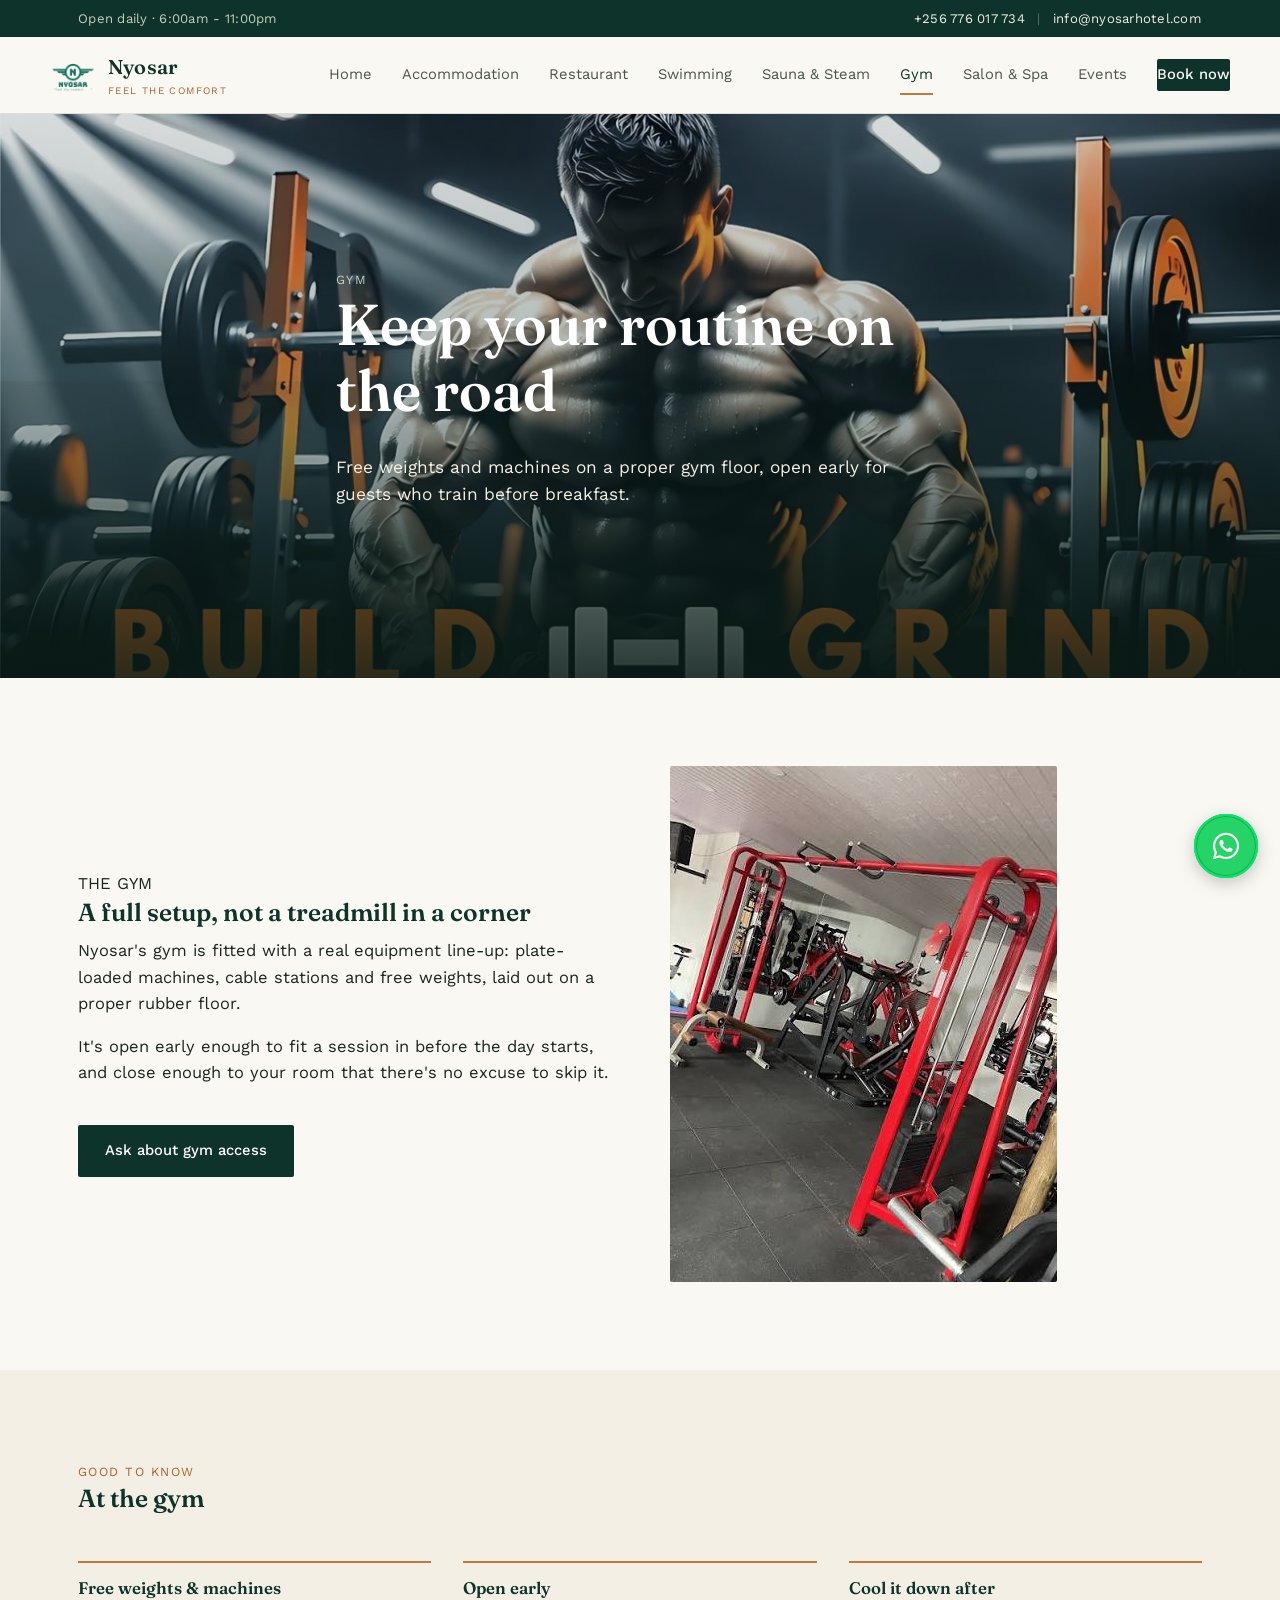
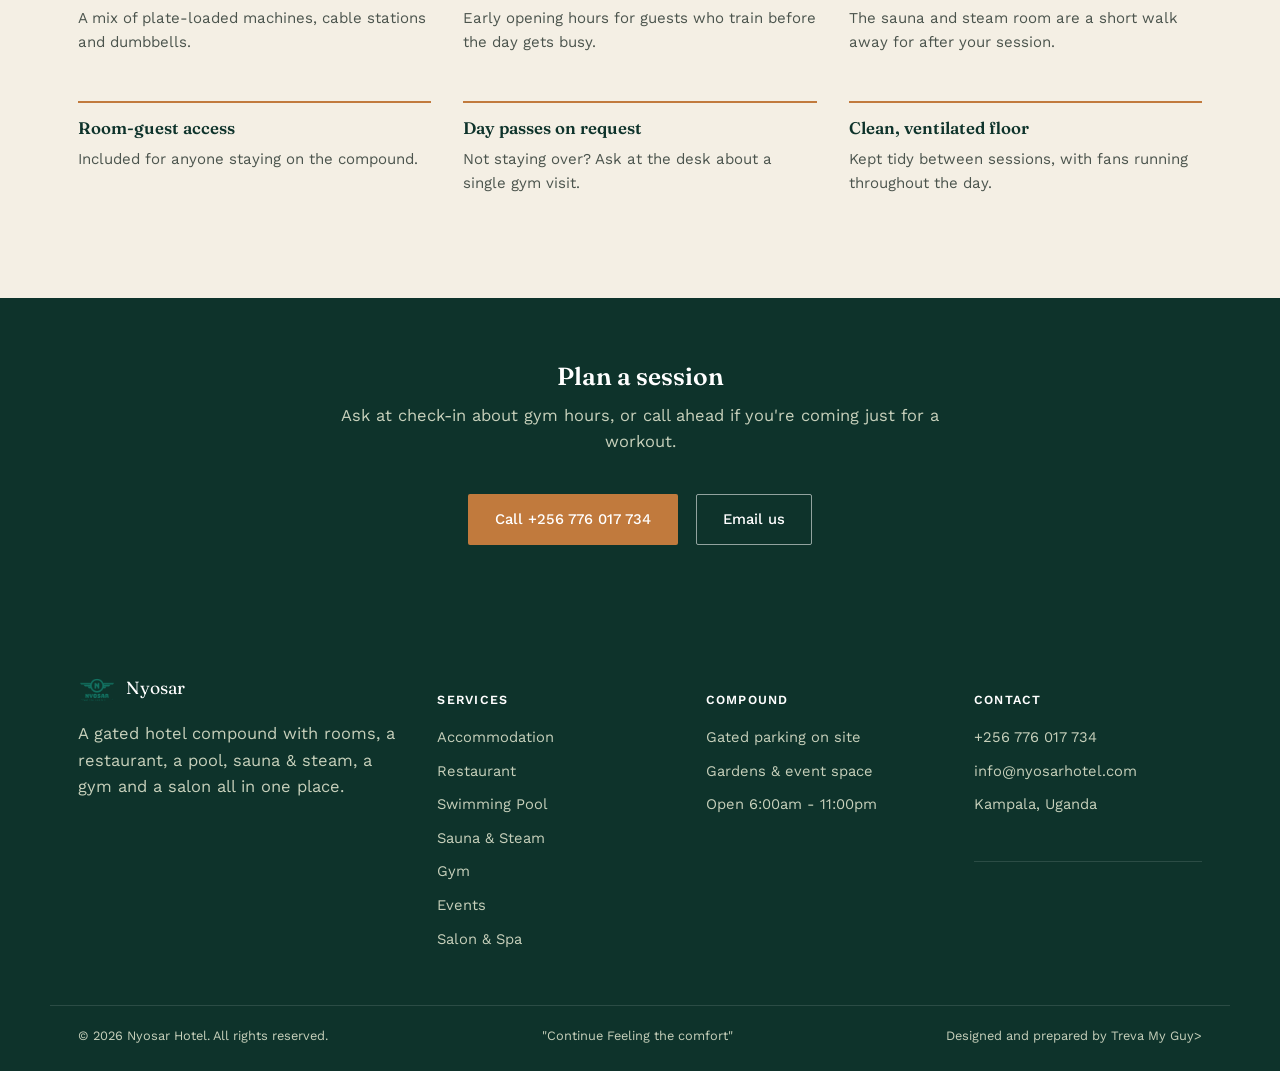
<file: NYOSAR/gym.html>
<!DOCTYPE html>
<html lang="en">
<head>
<meta charset="UTF-8">
<meta name="viewport" content="width=device-width, initial-scale=1.0">
<title>Gym — Nyosar Hotel</title>
<meta name="description" content="The Nyosar gym: free weights and machines for guests who don't want to skip a session while travelling.">
<link rel="icon" href="images/logo-transparent.png">
<link rel="stylesheet" href="css/style.css">
<link rel="stylesheet" 
      href="https://cdnjs.cloudflare.com/ajax/libs/font-awesome/6.5.2/css/all.min.css">
</head>
<body>

<div class="topbar">
  <div class="wrap">
    <div>Open daily · 6:00am - 11:00pm</div>
    <div>
      <a href="tel:+256776017734">+256 776 017 734</a>
      <span class="sep">|</span>
      <a href="mailto:info@nyosarhotel.com">info@nyosarhotel.com</a>
    </div>
  </div>
</div>

<header class="site">
  <nav class="main wrap">
    <a href="index.html" class="brand">
      <img src="images/logo-transparent.png" alt="Nyosar Hotel logo">
      <span class="word">Nyosar<small>Feel the comfort</small></span>
    </a>
    <button class="burger" aria-label="Toggle menu"><span></span><span></span><span></span></button>
    <div class="nav-links">
      <a href="index.html">Home</a>
      <a href="accommodation.html">Accommodation</a>
      <a href="restaurant.html">Restaurant</a>
      <a href="swimming.html">Swimming</a>
      <a href="sauna-steam.html">Sauna &amp; Steam</a>
      <a href="gym.html" class="active">Gym</a>
      <a href="salon.html">Salon &amp; Spa</a>
      <a href="events and mikolo.html">Events</a> 
      <a href="index.html#contact" class="nav-cta">Book now</a>
    </div>
  </nav>
</header>

<section class="hero hero-small" style="background-image:url('images/gym\ land.jpg'); background-position:center 30%;">
  <div class="wrap">
    <span class="eyebrow">GYM</span>
    <h1>Keep your routine on the road</h1>
    <p class="lead">Free weights and machines on a proper gym floor, open early for guests who train before breakfast.</p>
  </div>
</section>

<section>
  <div class="wrap split">
    <div>
      <span class="eyebrow-dark">THE GYM</span>
      <h2>A full setup, not a treadmill in a corner</h2>
      <p>Nyosar's gym is fitted with a real equipment line-up: plate-loaded machines, cable stations and free weights, laid out on a proper rubber floor.</p>
      <p>It's open early enough to fit a session in before the day starts, and close enough to your room that there's no excuse to skip it.</p>
      <a href="index.html#contact" class="btn btn-dark">Ask about gym access</a>
    </div>
    <div class="img-col"><img src="images/ggyymm.jpg" alt="Weight machines inside the Nyosar gym"></div>
  </div>
</section>

<section class="alt">
  <div class="wrap">
    <div class="section-head">
      <span class="eyebrow-dark">GOOD TO KNOW</span>
      <h2>At the gym</h2>
    </div>
    <div class="info-grid">
      <div class="info-card">
        <h4>Free weights &amp; machines</h4>
        <p>A mix of plate-loaded machines, cable stations and dumbbells.</p>
      </div>
      <div class="info-card">
        <h4>Open early</h4>
        <p>Early opening hours for guests who train before the day gets busy.</p>
      </div>
      <div class="info-card">
        <h4>Cool it down after</h4>
        <p>The sauna and steam room are a short walk away for after your session.</p>
      </div>
      <div class="info-card">
        <h4>Room-guest access</h4>
        <p>Included for anyone staying on the compound.</p>
      </div>
      <div class="info-card">
        <h4>Day passes on request</h4>
        <p>Not staying over? Ask at the desk about a single gym visit.</p>
      </div>
      <div class="info-card">
        <h4>Clean, ventilated floor</h4>
        <p>Kept tidy between sessions, with fans running throughout the day.</p>
      </div>
    </div>
  </div>
</section>

<section class="cta-band" id="contact">
  <div class="wrap">
    <h2>Plan a session</h2>
    <p>Ask at check-in about gym hours, or call ahead if you're coming just for a workout.</p>
    <a href="tel:+256776017734" class="btn btn-primary">Call +256 776 017 734</a>
    <a href="mailto:info@nyosarhotel.com" class="btn btn-ghost">Email us</a>
  </div>
</section>

<footer>
  <div class="wrap foot-grid">
    <div>
      <div class="foot-brand">
        <img src="images/logo-transparent.png" alt="Nyosar Hotel">
        <span>Nyosar</span>
      </div>
      <p style="max-width:32ch;">A gated hotel compound with rooms, a restaurant, a pool, sauna &amp; steam, a gym and a salon all in one place.</p>
    </div>
    <div>
      <h5>Services</h5>
      <ul>
        <li><a href="accommodation.html">Accommodation</a></li>
        <li><a href="restaurant.html">Restaurant</a></li>
        <li><a href="swimming.html">Swimming Pool</a></li>
        <li><a href="sauna-steam.html">Sauna &amp; Steam</a></li>
        <li><a href="gym.html">Gym</a></li>
        <li><a href="events and mikolo.html">Events</a></li> 
        <li><a href="salon.html">Salon &amp; Spa</a></li>
      </ul>
    </div>
    <div>
      <h5>Compound</h5>
      <ul>
        <li>Gated parking on site</li>
        <li>Gardens &amp; event space</li>
        <li>Open 6:00am - 11:00pm</li>
      </ul>
    </div>
    <div>
      <h5>Contact</h5>
      <ul>
        <li><a href="tel:+256776017734">+256 776 017 734</a></li>
        <li><a href="mailto:treva0866@gmail.com">info@nyosarhotel.com</a></li>
        <li>Kampala, Uganda</li>
        <div class="wrap foot-bottom">
    <a href="https://wa.me/+256776017734" 
   class="whatsapp-button" 
   target="_blank"
   aria-label="Chat with Nyosar Hotel on WhatsApp">
    <i class="fab fa-whatsapp"></i></a></div>

      </ul>
    </div>
  </div>
  <div class="wrap foot-bottom">
    <span>© 2026 Nyosar Hotel. All rights reserved.</span>
    <span>"Continue Feeling the comfort"</span>
        <span>Designed and prepared by <a href="https://www.linkedin.com/in/treva-lawerence-0b9b1b1b6/" target="_blank">Treva My Guy></a></span>
  </div>
</footer>

<script src="js/script.js"></script>
</body>
</html>
</file>
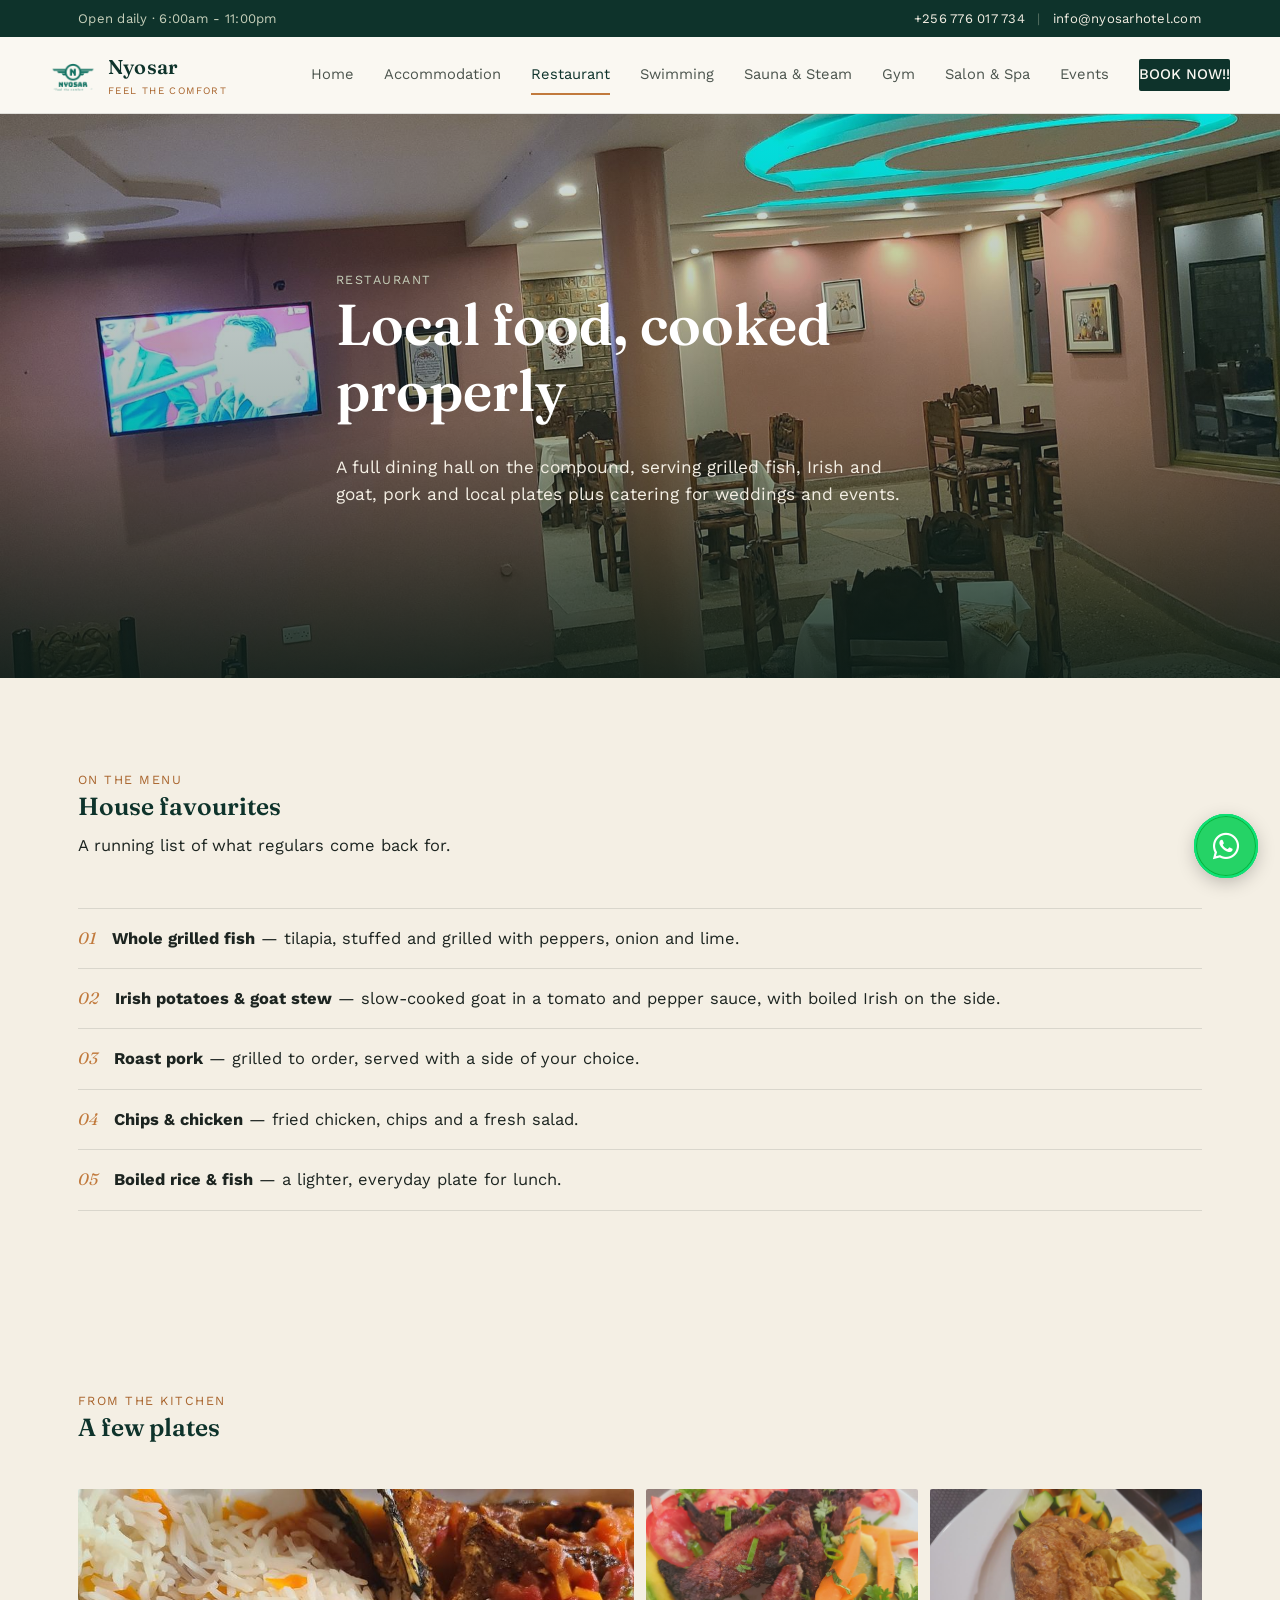
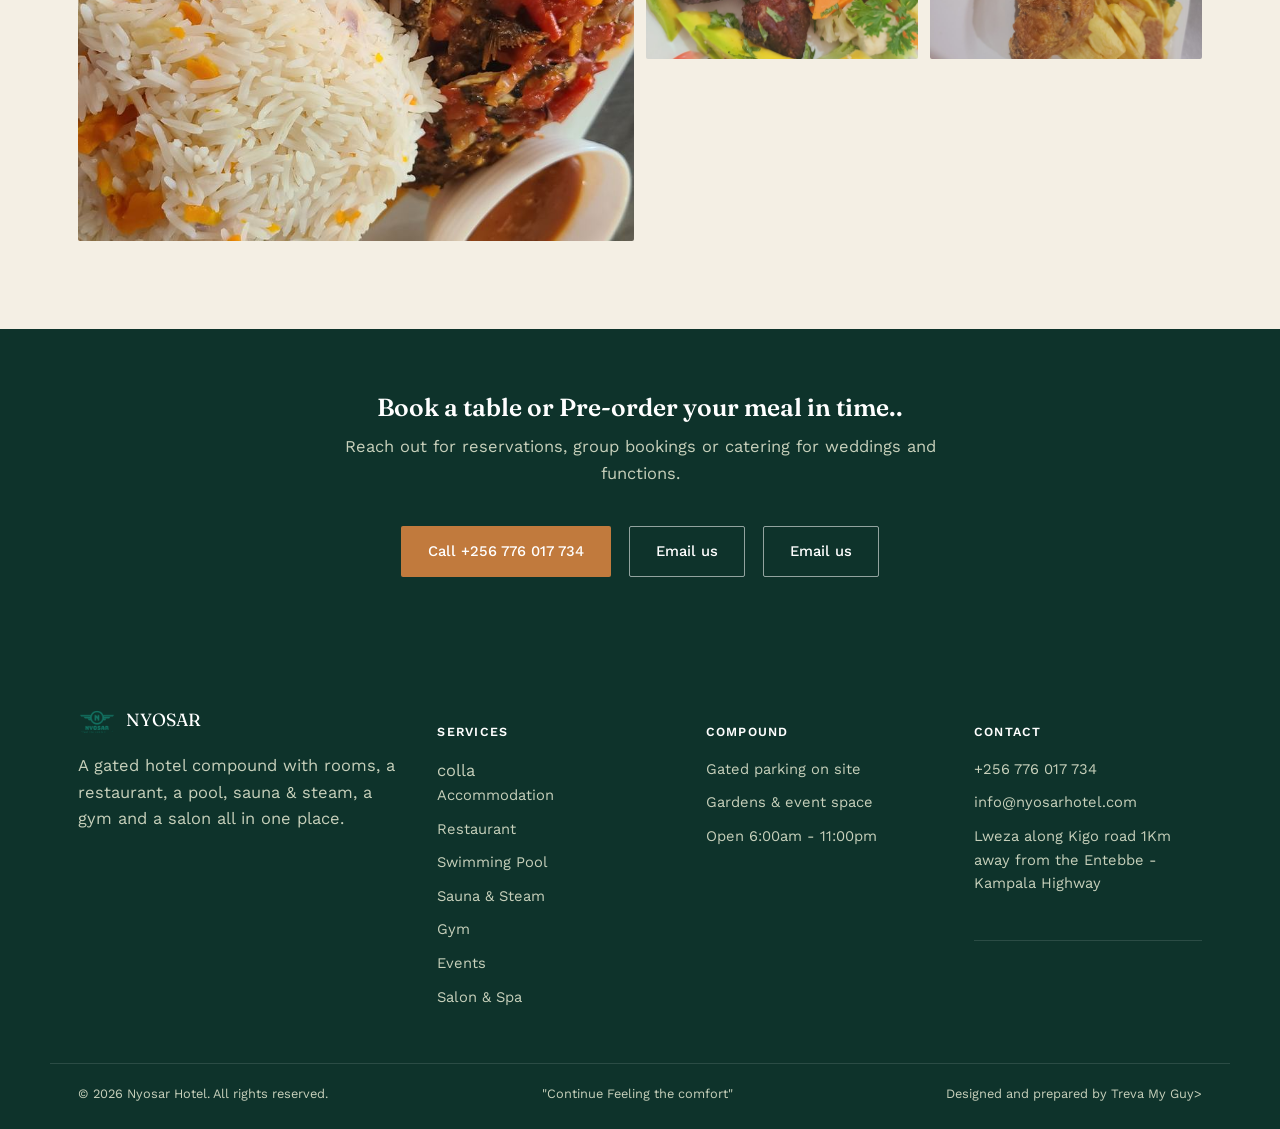
<file: NYOSAR/restaurant.html>
<!DOCTYPE html>
<html lang="en">
<head>
<meta charset="UTF-8">
<meta name="viewport" content="width=device-width, initial-scale=1.0">
<title>Restaurant — Nyosar Hotel</title>
<meta name="description" content="The Nyosar restaurant: grilled fish, Irish and goat, pork and local plates, plus catering for weddings and events.">
<link rel="icon" href="images/logo-transparent.png">
<link rel="stylesheet" href="css/style.css">
<link rel="stylesheet" 
      href="https://cdnjs.cloudflare.com/ajax/libs/font-awesome/6.5.2/css/all.min.css">
</head>
<body>

<div class="topbar">
  <div class="wrap">
    <div>Open daily · 6:00am - 11:00pm</div>
    <div>
      <a href="tel:+256776017734">+256 776 017 734</a>
      <span class="sep">|</span>
      <a href="mailto:treva0866@gmail.com">info@nyosarhotel.com</a>
    </div>
  </div>
</div>

<header class="site">
  <nav class="main wrap">
    <a href="index.html" class="brand">
      <img src="images/logo-transparent.png" alt="Nyosar Hotel logo">
      <span class="word">Nyosar<small>Feel the comfort</small></span>
    </a>
    <button class="burger" aria-label="Toggle menu"><span></span><span></span><span></span></button>
    <div class="nav-links">
      <a href="index.html">Home</a>
      <a href="accommodation.html">Accommodation</a>
      <a href="restaurant.html" class="active">Restaurant</a>
      <a href="swimming.html">Swimming</a>
      <a href="sauna-steam.html">Sauna &amp; Steam</a>
      <a href="gym.html">Gym</a>
      <a href="salon.html">Salon &amp; Spa</a>
      <a href="events and mikolo.html"> Events</a> 
      <a href="index.html#contact" class="nav-cta">BOOK NOW!!</a>
    </div>
  </nav>
</header>

<section class="hero hero-small" style="background-image:url('images/hero-restaurant.jpg'); background-position:centerforeground pse like video for that jamu insight to return the extra money but two black plums followed me and took the bag two black plums took the bag from then why didn't you tell the immediate bag I panicked I was afraid you wouldn't believe me I chased after them but they were riding sloters you couldn't catch them would you be able to recognize them and a lineup? Yes boss green apple I believe you now tell me everything from the beginning two black plums stopped me right outside right outside the factory right outside maybe the security camera start everything might have recorded the holder free cameras recorded you will finally know the truth your right green apple come with me are going to check what time did it happen just before closing time around six o'clock yes you find anything hold on this can't be possible and busy good to see a friend I've wanted beginner to stay at your own for an hour I want to get something for the ok that's fine that's not bad thank you a good girl your mother is thank you very much welcome practicing cooking at the age of three by the age of five he had become a mission three star chef everyone believed she would become a world renowned chef however ten years later walkway footage is gone it wasn't a gritch someone logged in and erased it and I have no proof wait camera use another system they may have caught the two black blocks they put the scooters in bag in that black band we can see the play the band is tied to a small orchard village you're an old villain and where they are tomorrow get back not by day they only return after dark stay safe don't face you got it understood I don't want to go back to the truth must be close as they show up the light we teach him a lesson performance will be sick pugram which marine so I'll come to the money to come at the office this is my own but I ordered the office and he wasn't there seven thirty and the dails are a she said you are a page for seventy that again that microway of generally so before I start this video let's first shout out this pen below shout out to Eric thanks very good one appreciate you because one thing I may for sure is if it was a black person fighting how these dress into social media transmit login actually give that personal attention but the fact that you are a white man who is back there I don't want to just want the bag should have stayed home that money isn't mine I must return it the bag is here but the money is gone where is it you were told to take the bag and move the cash who told you who wasn't you can't say talks were in big trouble so someone else is behind all this reporting us we have to go and they left the back but it's empty some side what did you find actually I do all those Shanghai this was how you made a mod remissing and we sell the women's kind of most of the machine so can they told the machine to language you still have the campaign sports making me run you played in the different lobby different lobbies a good one he's a good one is a good one is he still there skydrags to gain come and love me come and serve me number two I can't stop here at the moment I cross he's going to shoot me I can't get into there you see that's why he never that's why I wasn't that's in why that's why I wasn't supposed to cross that overboard I'm going to come and take it it was taken already his up he's up even he has gone the campaign's gone he's chasing some single can you try to direct me where they are because I've distructed them I've destructed them distructed I've distructed them for a shop I've seen them that's my smoke we can leave that smoke there is a damn serious go with my way she were gonna she never show to gamal a kilometer never spread between us on the special shoot failure the one place he's every child and that is this half why you can put what you do to left it through our fin and take a switch to the stratosphere in the snow struggle to take up what I will never funny should broke a final service 10%;">
  <div class="wrap">
    <span class="eyebrow">RESTAURANT</span>
    <h1>Local food, cooked properly</h1>
    <p class="lead">A full dining hall on the compound, serving grilled fish, Irish and goat, pork and local plates plus catering for weddings and events.</p>
  </div>
</section>

<section class="alt">
  <div class="wrap">
    <div class="section-head">
      <span class="eyebrow-dark">ON THE MENU</span>
      <h2>House favourites</h2>
      <p>A running list of what regulars come back for.</p>
    </div>
    <ul class="feature-list">
      <li><span class="mark">01</span> <div><strong>Whole grilled fish</strong> — tilapia, stuffed and grilled with peppers, onion and lime.</div></li>
      <li><span class="mark">02</span> <div><strong>Irish potatoes &amp; goat stew</strong> — slow-cooked goat in a tomato and pepper sauce, with boiled Irish on the side.</div></li>
      <li><span class="mark">03</span> <div><strong>Roast pork</strong> — grilled to order, served with a side of your choice.</div></li>
      <li><span class="mark">04</span> <div><strong>Chips &amp; chicken</strong> — fried chicken, chips and a fresh salad.</div></li>
      <li><span class="mark">05</span> <div><strong>Boiled rice &amp; fish</strong> — a lighter, everyday plate for lunch.</div></li>
    </ul>
  </div>
</section>

<section class="alt">
  <div class="wrap">
    <div class="section-head">
      <span class="eyebrow-dark">FROM THE KITCHEN</span>
      <h2>A few plates</h2>
    </div>
    <div class="gallery">
      <figure class="tall wide"><img src="images/gal-rice-fish.jpg" alt="Boiled rice and fish plate"></figure>
      <figure><img src="images/gal-pork.jpg" alt="Roast pork plate"></figure>
      <figure><img src="images/FUD 3.jpg" alt="Chips and chicken plate"></figure>
    </div>
  </div>
</section>

<section class="cta-band" id="contact">
  <div class="wrap">
    <h2>Book a table or Pre-order your meal in time..</h2>
    <p>Reach out for reservations, group bookings or catering for weddings and functions.</p>
    <a href="tel:+256776017734" class="btn btn-primary">Call +256 776 017 734</a>
    <a href="mailto:treva0866@gmail.com" class="btn btn-ghost">Email us</a>
     <a href="mailto:sklawerence@gmail.com" class="btn btn-ghost">Email us</a>
  </div>
</section>

<footer>
  <div class="wrap foot-grid">
    <div>
      <div class="foot-brand">
        <img src="images/logo-transparent.png" alt="Nyosar Hotel">
        <span>NYOSAR</span>
      </div>
      <p style="max-width:32ch;">A gated hotel compound with rooms, a restaurant, a pool, sauna &amp; steam, a gym and a salon all in one place.</p>
    </div>
    <div>
      <h5>Services</h5> colla
      <ul>
        <li><a href="accommodation.html">Accommodation</a></li>
        <li><a href="restaurant.html">Restaurant</a></li>
        <li><a href="swimming.html">Swimming Pool</a></li>
        <li><a href="sauna-steam.html">Sauna &amp; Steam</a></li>
        <li><a href="gym.html">Gym</a></li>
        <li><a href="events and mikolo.html">Events</a></li> 
        <li><a href="salon.html">Salon &amp; Spa</a></li>
      </ul>
    </div>
    <div>
      <h5>Compound</h5>
      <ul>
        <li>Gated parking on site</li>
        <li>Gardens &amp; event space</li>
        <li>Open 6:00am - 11:00pm</li>
      </ul>
    </div>
    <div>
      <h5>Contact</h5>
      <ul>
        <li><a href="tel:+256776017734">+256 776 017 734</a></li>
        <li><a href="mailto:info@nyosarhotel.com">info@nyosarhotel.com</a></li>
        <li>Lweza along Kigo road 1Km away from the Entebbe - Kampala Highway</li>
        <div class="wrap foot-bottom">
    <a href="https://wa.me/+256776017734" 
   class="whatsapp-button" 
   target="_blank"
   aria-label="Chat with Nyosar Hotel on WhatsApp">
    <i class="fab fa-whatsapp"></i></a></div>

      </ul>
    </div>
  </div>
  <div class="wrap foot-bottom">
    <span>© 2026 Nyosar Hotel. All rights reserved.</span>
    <span>"Continue Feeling the comfort"</span>
        <span>Designed and prepared by <a href="https://www.linkedin.com/in/treva-lawerence-0b9b1b1b6/" target="_blank">Treva My Guy></a></span>
  </div>
</footer>

<script src="js/script.js"></script>
</body>
</html>
</file>
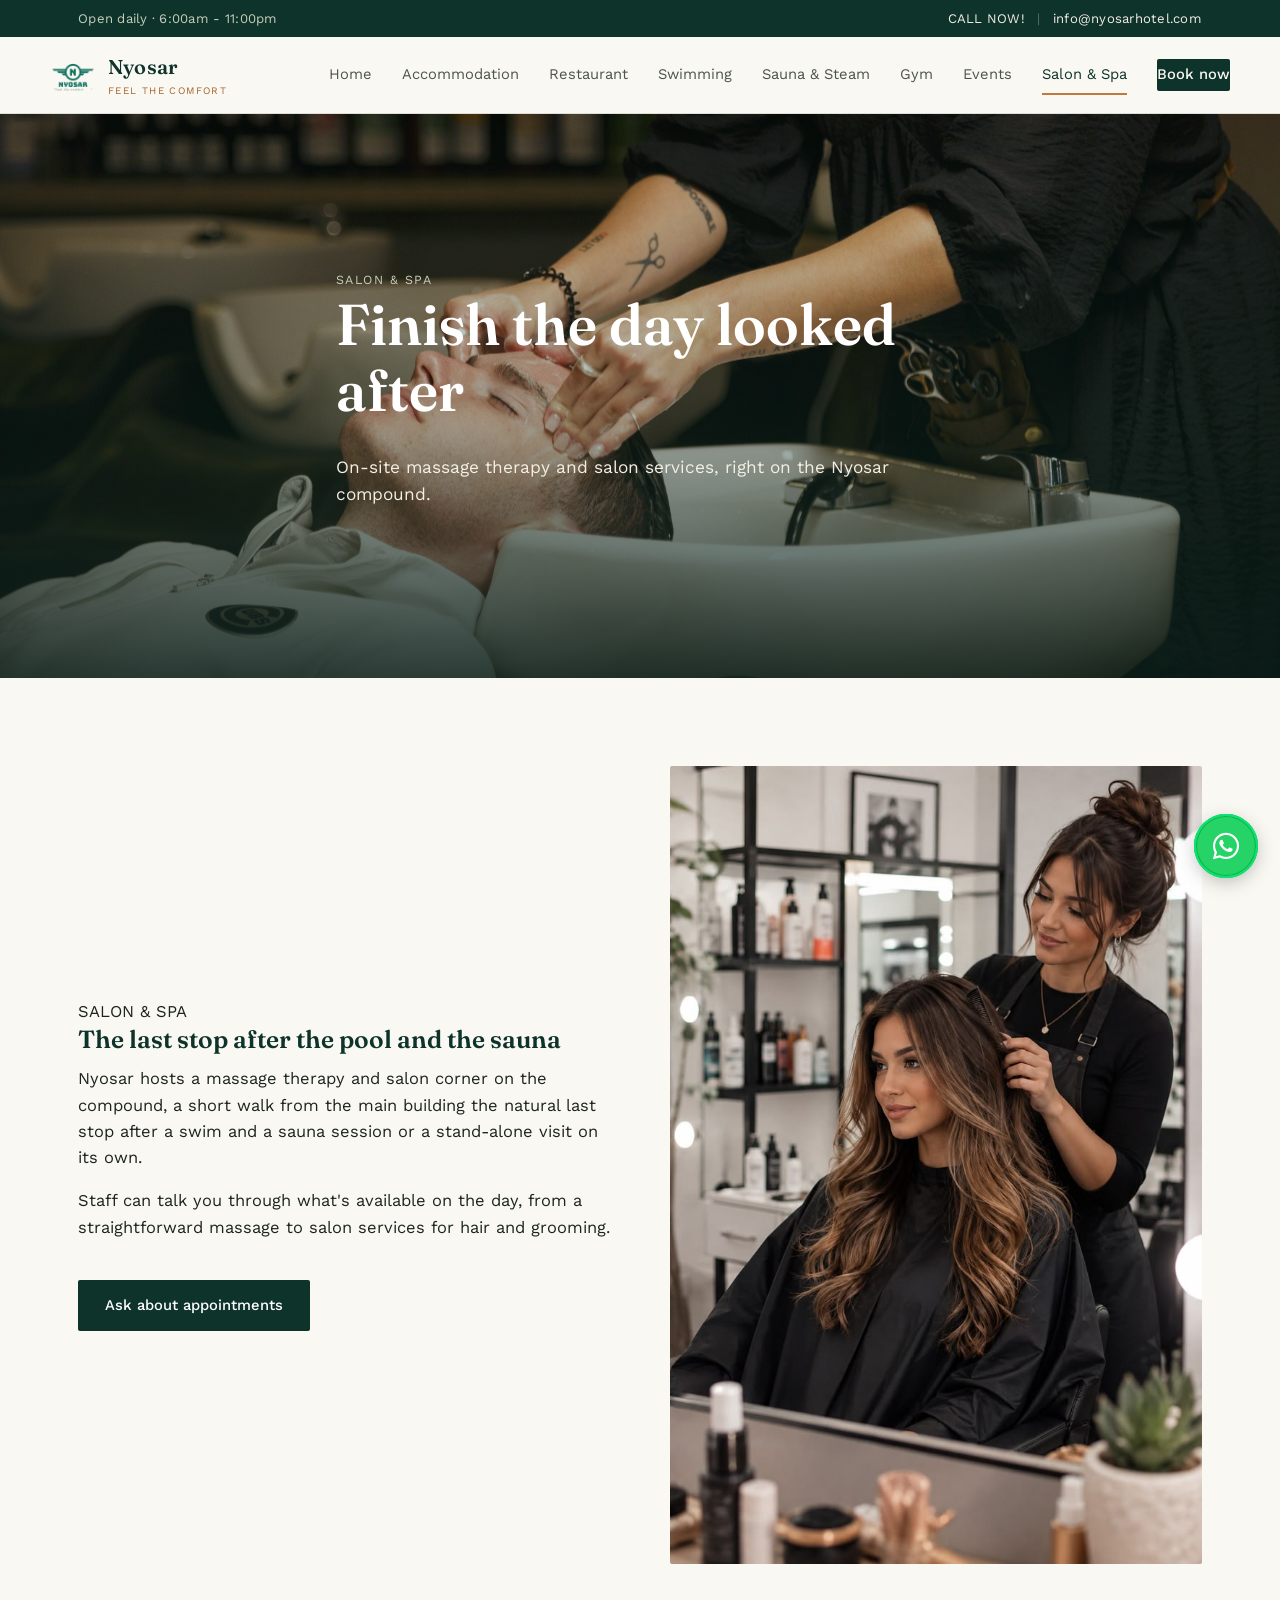
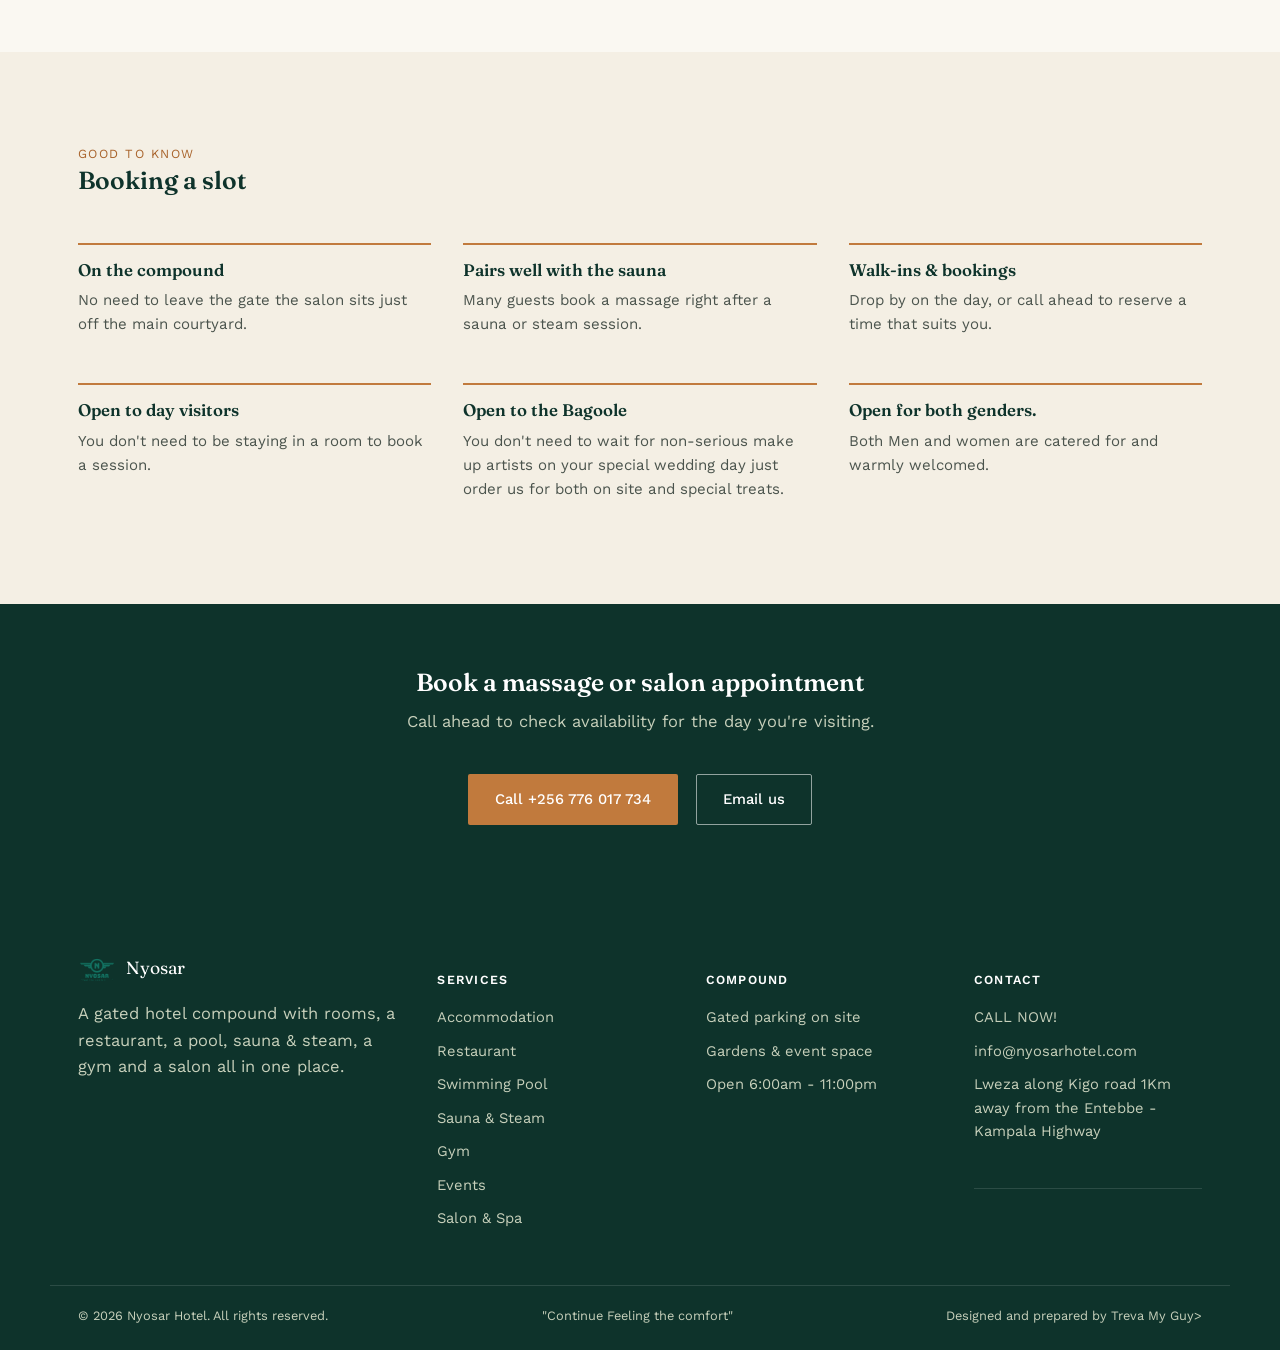
<file: NYOSAR/salon.html>
<!DOCTYPE html>
<html lang="en">
<head>
<meta charset="UTF-8">
<meta name="viewport" content="width=device-width, initial-scale=1.0">
<title>Salon &amp; Spa — Nyosar Hotel</title>
<meta name="description" content="On-site salon and massage therapy at Nyosar Hotel, for guests who want to leave feeling better than they arrived.">
<link rel="icon" href="images/logo-transparent.png">
<link rel="stylesheet" href="css/style.css">
<link rel="stylesheet" 
      href="https://cdnjs.cloudflare.com/ajax/libs/font-awesome/6.5.2/css/all.min.css">
</head>
<body>

<div class="topbar">
  <div class="wrap">
    <div>Open daily · 6:00am - 11:00pm</div>
    <div>
      <a href="tel:+256776017734">CALL NOW!</a>
      <span class="sep">|</span>
      <a href="mailto:treva0866@gmail.com">info@nyosarhotel.com</a>
    </div>
  </div>
</div>

<header class="site">
  <nav class="main wrap">
    <a href="index.html" class="brand">
      <img src="images/logo-transparent.png" alt="Nyosar Hotel logo">
      <span class="word">Nyosar<small>Feel the comfort</small></span>
    </a>
    <button class="burger" aria-label="Toggle menu"><span></span><span></span><span></span></button>
    <div class="nav-links">
      <a href="index.html">Home</a>
      <a href="accommodation.html">Accommodation</a>
      <a href="restaurant.html">Restaurant</a>
      <a href="swimming.html">Swimming</a>
      <a href="sauna-steam.html">Sauna &amp; Steam</a>
      <a href="gym.html">Gym</a>
      <a href="events and mikolo.html">Events</a>
      <a href="salon.html" class="active">Salon &amp; Spa</a>
      <a href="index.html#contact" class="nav-cta">Book now</a>
    </div>
  </nav>
</header>

<section class="hero hero-small" style="background-image:url('images/salon.jpg'); background-position:center 55%;">
  <div class="wrap">
    <span class="eyebrow">SALON &amp; SPA</span>
    <h1>Finish the day looked after</h1>
    <p class="lead">On-site massage therapy and salon services, right on the Nyosar compound.</p>
  </div>
</section>

<section>
  <div class="wrap split">
    <div>
      <span class="eyebrow-dark">SALON &amp; SPA</span>
      <h2>The last stop after the pool and the sauna</h2>
      <p>Nyosar hosts a massage therapy and salon corner on the compound, a short walk from the main building the natural last stop after a swim and a sauna session or a stand-alone visit on its own.</p>
      <p>Staff can talk you through what's available on the day, from a straightforward massage to salon services for hair and grooming.</p>
      <a href="index.html#contact" class="btn btn-dark">Ask about appointments</a>
    </div>
    <div class="img-col"><img src="images/spaaa.jpg" alt="Massage therapy building on the Nyosar compound"></div>
  </div>
</section>

<section class="alt">
  <div class="wrap">
    <div class="section-head">
      <span class="eyebrow-dark">GOOD TO KNOW</span>
      <h2>Booking a slot</h2>
    </div>
    <div class="info-grid">
      <div class="info-card">
        <h4>On the compound</h4>
        <p>No need to leave the gate the salon sits just off the main courtyard.</p>
      </div>
      <div class="info-card">
        <h4>Pairs well with the sauna</h4>
        <p>Many guests book a massage right after a sauna or steam session.</p>
      </div>
      <div class="info-card">
        <h4>Walk-ins &amp; bookings</h4>
        <p>Drop by on the day, or call ahead to reserve a time that suits you.</p>
      </div>
      <div class="info-card">
        <h4>Open to day visitors</h4>
        <p>You don't need to be staying in a room to book a session.</p>
      </div>
      <div class="info-card">
        <h4>Open to the Bagoole</h4>
        <p>You don't need to wait for non-serious make up artists on your special wedding day just order us for both on site and special treats.</p>
      </div>
      <div class="info-card">
        <h4>Open for both genders.</h4>
        <p>Both Men and women are catered for and warmly welcomed.</p>
      </div>
    </div>
  </div>
</section>

<section class="cta-band" id="contact">
  <div class="wrap">
    <h2>Book a massage or salon appointment</h2>
    <p>Call ahead to check availability for the day you're visiting.</p>
    <a href="tel:+256776017734" class="btn btn-primary">Call +256 776 017 734</a>
    <a href="mailto:treva0866@gmail.com" class="btn btn-ghost">Email us</a>
  </div>
</section>

<footer>
  <div class="wrap foot-grid">
    <div>
      <div class="foot-brand">
        <img src="images/logo-transparent.png" alt="Nyosar Hotel">
        <span>Nyosar</span>
      </div>
      <p style="max-width:32ch;">A gated hotel compound with rooms, a restaurant, a pool, sauna &amp; steam, a gym and a salon all in one place.</p>
    </div>
    <div>
      <h5>Services</h5>
      <ul>
        <li><a href="accommodation.html">Accommodation</a></li>
        <li><a href="restaurant.html">Restaurant</a></li>
        <li><a href="swimming.html">Swimming Pool</a></li>
        <li><a href="sauna-steam.html">Sauna &amp; Steam</a></li>
        <li><a href="gym.html">Gym</a></li>
        <li><a href="events and mikolo.html">Events</a></li>
        <li><a href="salon.html">Salon &amp; Spa</a></li>
      </ul>
    </div>
    <div>
      <h5>Compound</h5>
      <ul>
        <li>Gated parking on site</li>
        <li>Gardens &amp; event space</li>
        <li>Open 6:00am - 11:00pm</li>
      </ul>
    </div>
    <div>
      <h5>Contact</h5>
      <ul>
        <li><a href="tel:+256776017734">CALL NOW!</a></li>
        <li><a href="mailto:treva0866@gmail.com">info@nyosarhotel.com</a></li>
        <li>Lweza along Kigo road 1Km away from the Entebbe - Kampala Highway</li>
        <div class="wrap foot-bottom">
    <a href="https://wa.me/+256776017734" 
   class="whatsapp-button" 
   target="_blank"
   aria-label="Chat with Nyosar Hotel on WhatsApp">
    <i class="fab fa-whatsapp"></i></a></div>

      </ul>
    </div>
  </div>
  <div class="wrap foot-bottom">
    <span>© 2026 Nyosar Hotel. All rights reserved.</span>
    <span>"Continue Feeling the comfort"</span>
        <span>Designed and prepared by <a href="https://www.linkedin.com/in/ainomugisha-treva-959a0b432/" target="_blank">Treva My Guy></a></span>
  </div>
</footer>

<script src="js/script.js"></script>
</body>
</html>
</file>
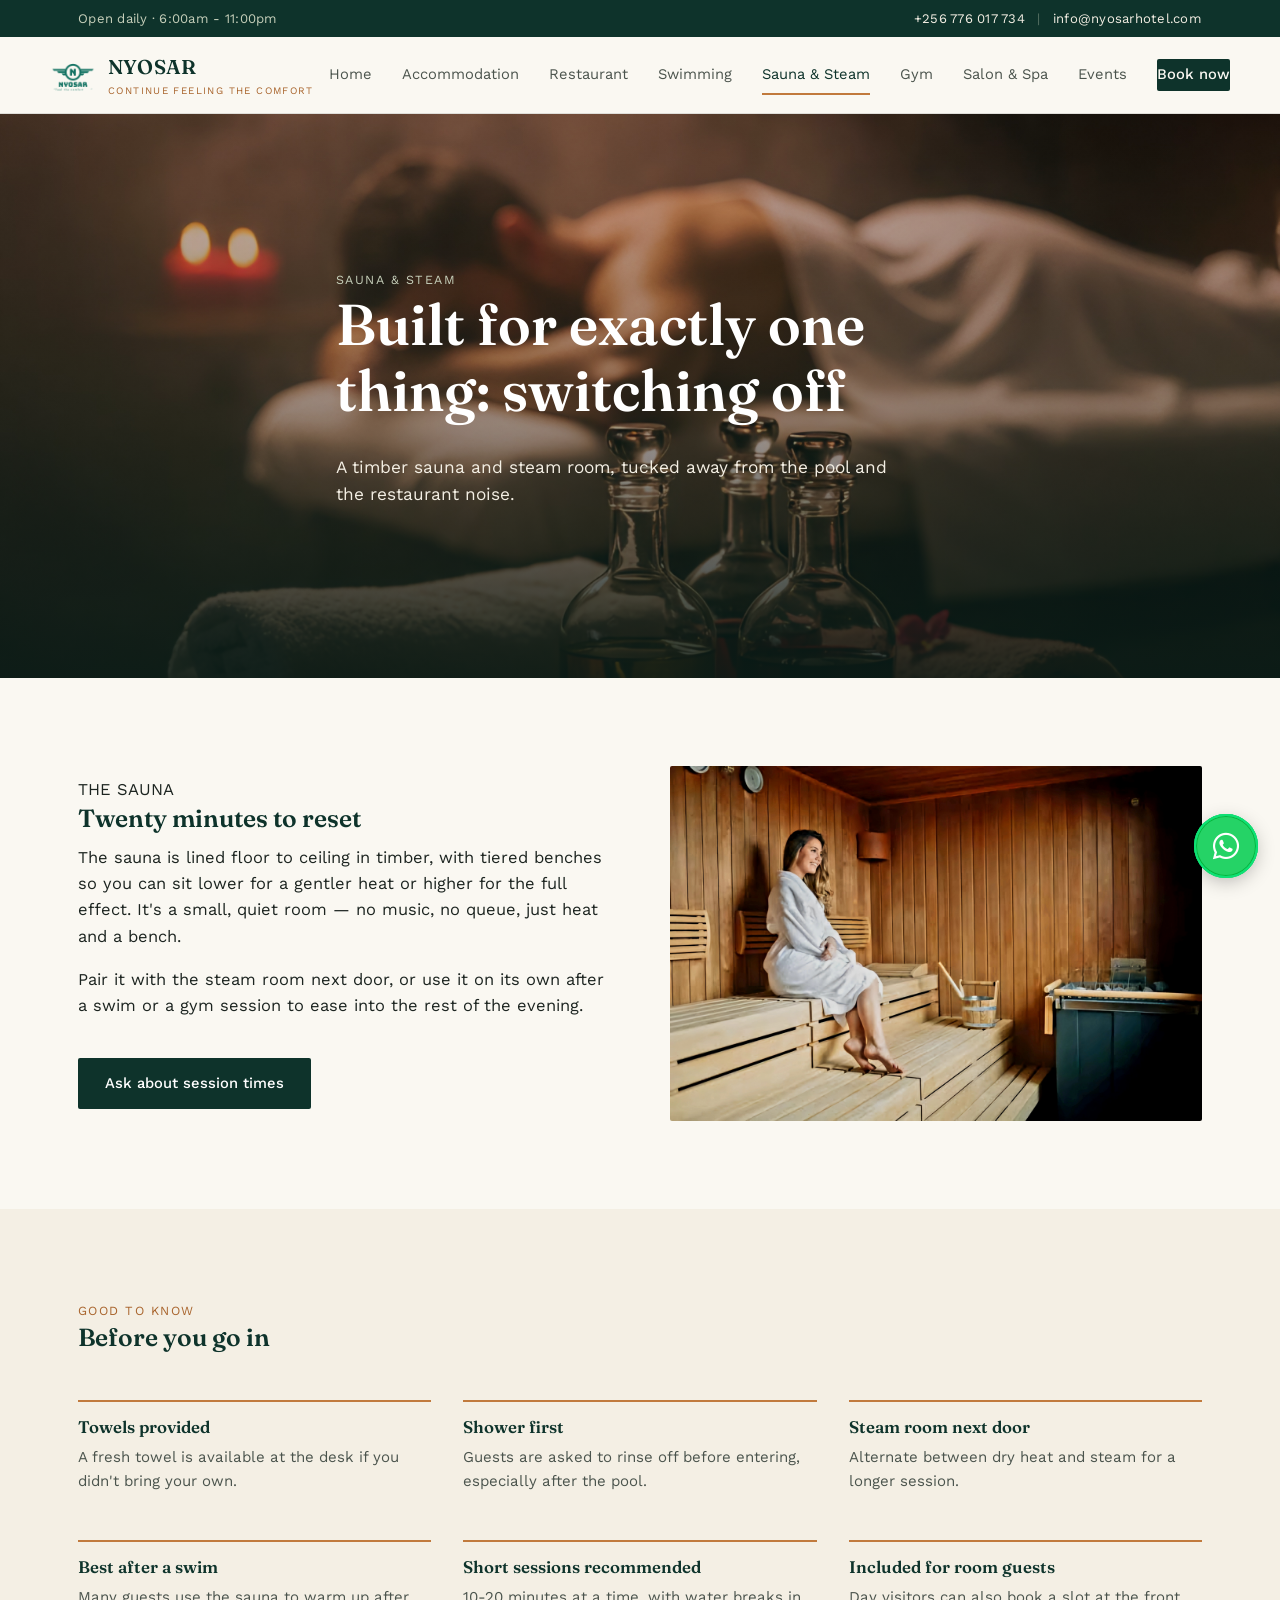
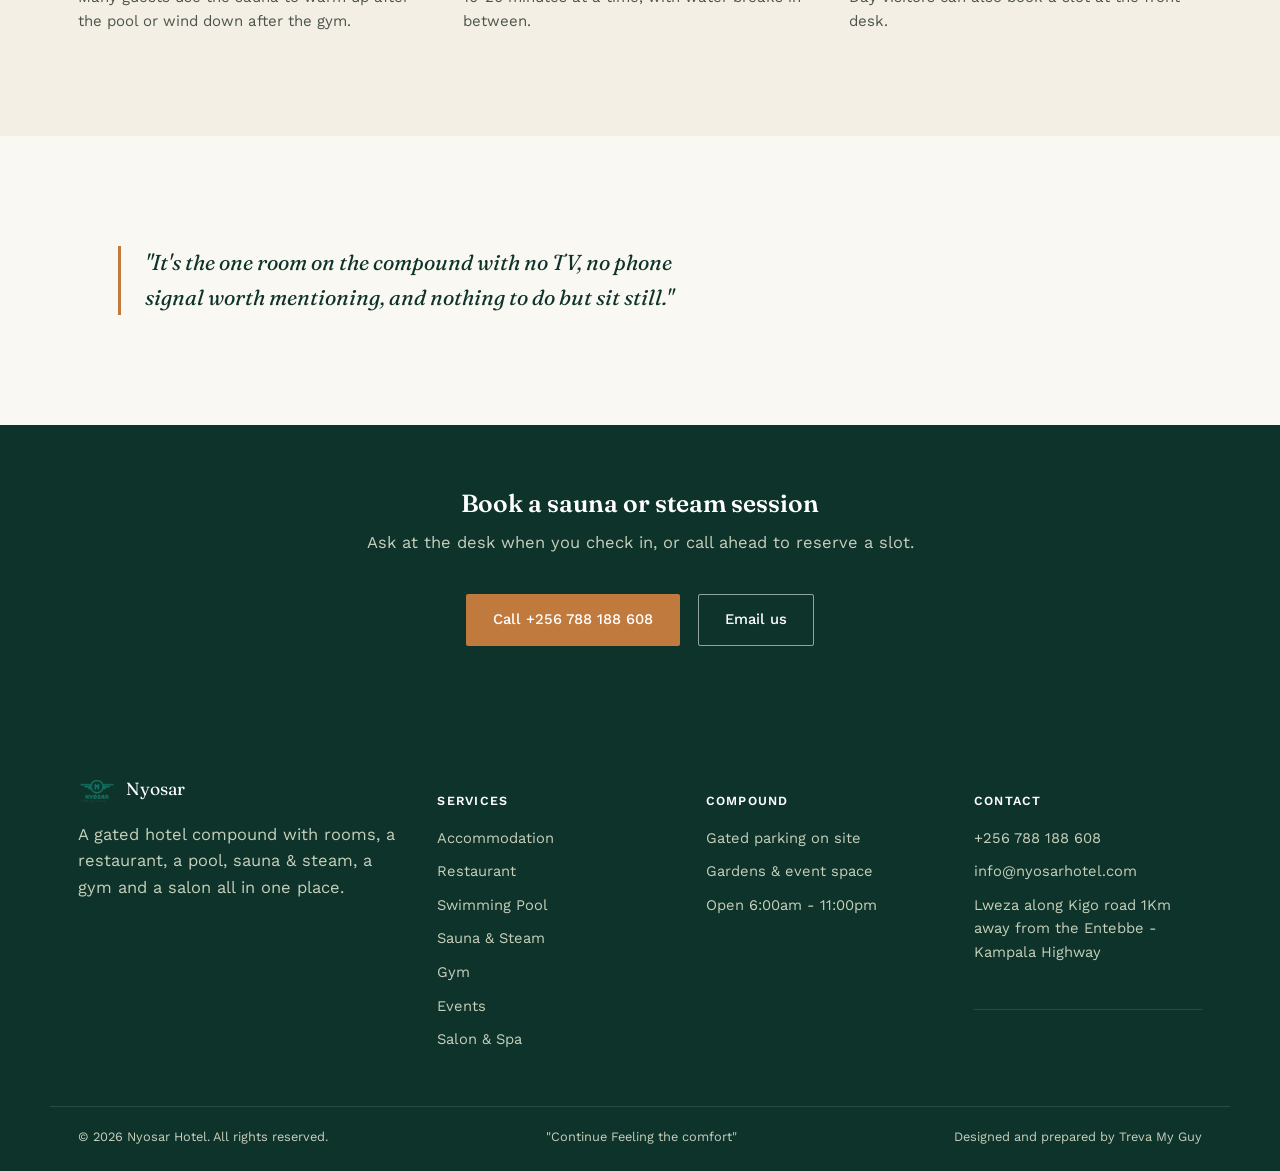
<file: NYOSAR/sauna-steam.html>
<!DOCTYPE html>
<html lang="en">
<head>
<meta charset="UTF-8">
<meta name="viewport" content="width=device-width, initial-scale=1.0">
<title>Sauna &amp; Steam — Nyosar Hotel</title>
<meta name="description" content="The Nyosar sauna and steam room: a quiet timber sauna built for switching off after a swim or a long day.">
<link rel="icon" href="images/logo-transparent.png">
<link rel="stylesheet" href="css/style.css">
<link rel="stylesheet" 
      href="https://cdnjs.cloudflare.com/ajax/libs/font-awesome/6.5.2/css/all.min.css">
</head>
<body>

<div class="topbar">
  <div class="wrap">
    <div>Open daily · 6:00am - 11:00pm</div>
    <div>
      <a href="tel:+256776017734">+256 776 017 734</a>
      <span class="sep">|</span>
      <a href="mailto:info@nyosarhotel.com">info@nyosarhotel.com</a>
    </div>
  </div>
</div>

<header class="site">
  <nav class="main wrap">
    <a href="index.html" class="brand">
      <img src="images/logo-transparent.png" alt="Nyosar Hotel logo">
      <span class="word">NYOSAR<small>Continue Feeling the comfort</small></span>
    </a>
    <button class="burger" aria-label="Toggle menu"><span></span><span></span><span></span></button>
    <div class="nav-links">
      <a href="index.html">Home</a>
      <a href="accommodation.html">Accommodation</a>
      <a href="restaurant.html">Restaurant</a>
      <a href="swimming.html">Swimming</a>
      <a href="sauna-steam.html" class="active">Sauna &amp; Steam</a>
      <a href="gym.html">Gym</a>
      <a href="salon.html">Salon &amp; Spa</a>
      <a href="events and mikolo.html">Events</a>
      <a href="index.html#contact" class="nav-cta">Book now</a>
    </div>
  </nav>
</header>

<section class="hero hero-small" style="background-image:url('images/sauna\ 22.jpg'); background-position:center;">
  <div class="wrap">
    <span class="eyebrow">SAUNA &amp; STEAM</span>
    <h1>Built for exactly one thing: switching off</h1>
    <p class="lead">A timber sauna and steam room, tucked away from the pool and the restaurant noise.</p>
  </div>
</section>

<section>
  <div class="wrap split">
    <div>
      <span class="eyebrow-dark">THE SAUNA</span>
      <h2>Twenty minutes to reset</h2>
      <p>The sauna is lined floor to ceiling in timber, with tiered benches so you can sit lower for a gentler heat or higher for the full effect. It's a small, quiet room — no music, no queue, just heat and a bench.</p>
      <p>Pair it with the steam room next door, or use it on its own after a swim or a gym session to ease into the rest of the evening.</p>
      <a href="index.html#contact" class="btn btn-dark">Ask about session times</a>
    </div>
    <div class="img-col"><img src="images/ssaauunnaa.jpg" alt="Wooden bench and towel inside the Nyosar sauna"></div>
  </div>
</section>

<section class="alt">
  <div class="wrap">
    <div class="section-head">
      <span class="eyebrow-dark">GOOD TO KNOW</span>
      <h2>Before you go in</h2>
    </div>
    <div class="info-grid">
      <div class="info-card">
        <h4>Towels provided</h4>
        <p>A fresh towel is available at the desk if you didn't bring your own.</p>
      </div>
      <div class="info-card">
        <h4>Shower first</h4>
        <p>Guests are asked to rinse off before entering, especially after the pool.</p>
      </div>
      <div class="info-card">
        <h4>Steam room next door</h4>
        <p>Alternate between dry heat and steam for a longer session.</p>
      </div>
      <div class="info-card">
        <h4>Best after a swim</h4>
        <p>Many guests use the sauna to warm up after the pool or wind down after the gym.</p>
      </div>
      <div class="info-card">
        <h4>Short sessions recommended</h4>
        <p>10-20 minutes at a time, with water breaks in between.</p>
      </div>
      <div class="info-card">
        <h4>Included for room guests</h4>
        <p>Day visitors can also book a slot at the front desk.</p>
      </div>
    </div>
  </div>
</section>

<section>
  <div class="wrap">
    <blockquote class="callout">
      "It's the one room on the compound with no TV, no phone signal worth mentioning, and nothing to do but sit still."
    </blockquote>
  </div>
</section>

<section class="cta-band" id="contact">
  <div class="wrap">
    <h2>Book a sauna or steam session</h2>
    <p>Ask at the desk when you check in, or call ahead to reserve a slot.</p>
    <a href="tel:+256788188608" class="btn btn-primary">Call +256 788 188 608</a>
    <a href="mailto:treva0866@gmail.com" class="btn btn-ghost">Email us</a>
  </div>
</section>

<footer>
  <div class="wrap foot-grid">
    <div>
      <div class="foot-brand">
        <img src="images/logo-transparent.png" alt="Nyosar Hotel">
        <span>Nyosar</span>
      </div>
      <p style="max-width:32ch;">A gated hotel compound with rooms, a restaurant, a pool, sauna &amp; steam, a gym and a salon all in one place.</p>
    </div>
    <div>
      <h5>Services</h5>
      <ul>
        <li><a href="accommodation.html">Accommodation</a></li>
        <li><a href="restaurant.html">Restaurant</a></li>
        <li><a href="swimming.html">Swimming Pool</a></li>
        <li><a href="sauna-steam.html">Sauna &amp; Steam</a></li>
        <li><a href="gym.html">Gym</a></li>
        <li><a href="events and mikolo.html">Events</a></li> 
        <li><a href="salon.html">Salon &amp; Spa</a></li>
      </ul>
    </div>
    <div>
      <h5>Compound</h5>
      <ul>
        <li>Gated parking on site</li>
        <li>Gardens &amp; event space</li>
        <li>Open 6:00am - 11:00pm</li>
      </ul>
    </div>
    <div>
      <h5>Contact</h5>
      <ul>
        <li><a href="tel:+256788188608">+256 788 188 608</a></li>
        <li><a href="mailto:treva0866@gmail.com">info@nyosarhotel.com</a></li>
        <li>Lweza along Kigo road 1Km away from the Entebbe - Kampala Highway</li>
        <div class="wrap foot-bottom">
    <a href="https://wa.me/+256776017734" 
   class="whatsapp-button" 
   target="_blank"
   aria-label="Chat with Nyosar Hotel on WhatsApp">
    <i class="fab fa-whatsapp"></i></a></div>

      </ul>
    </div>
  </div>
  <div class="wrap foot-bottom">
    <span>© 2026 Nyosar Hotel. All rights reserved.</span>
    <span>"Continue Feeling the comfort"</span>
        <span>Designed and prepared by <a href="https://www.linkedin.com/in/treva-lawerence-0b9b1b1b6/" target="_blank">Treva My Guy</a></span>
  </div>
</footer>

<script src="js/script.js"></script>
</body>
</html>
</file>
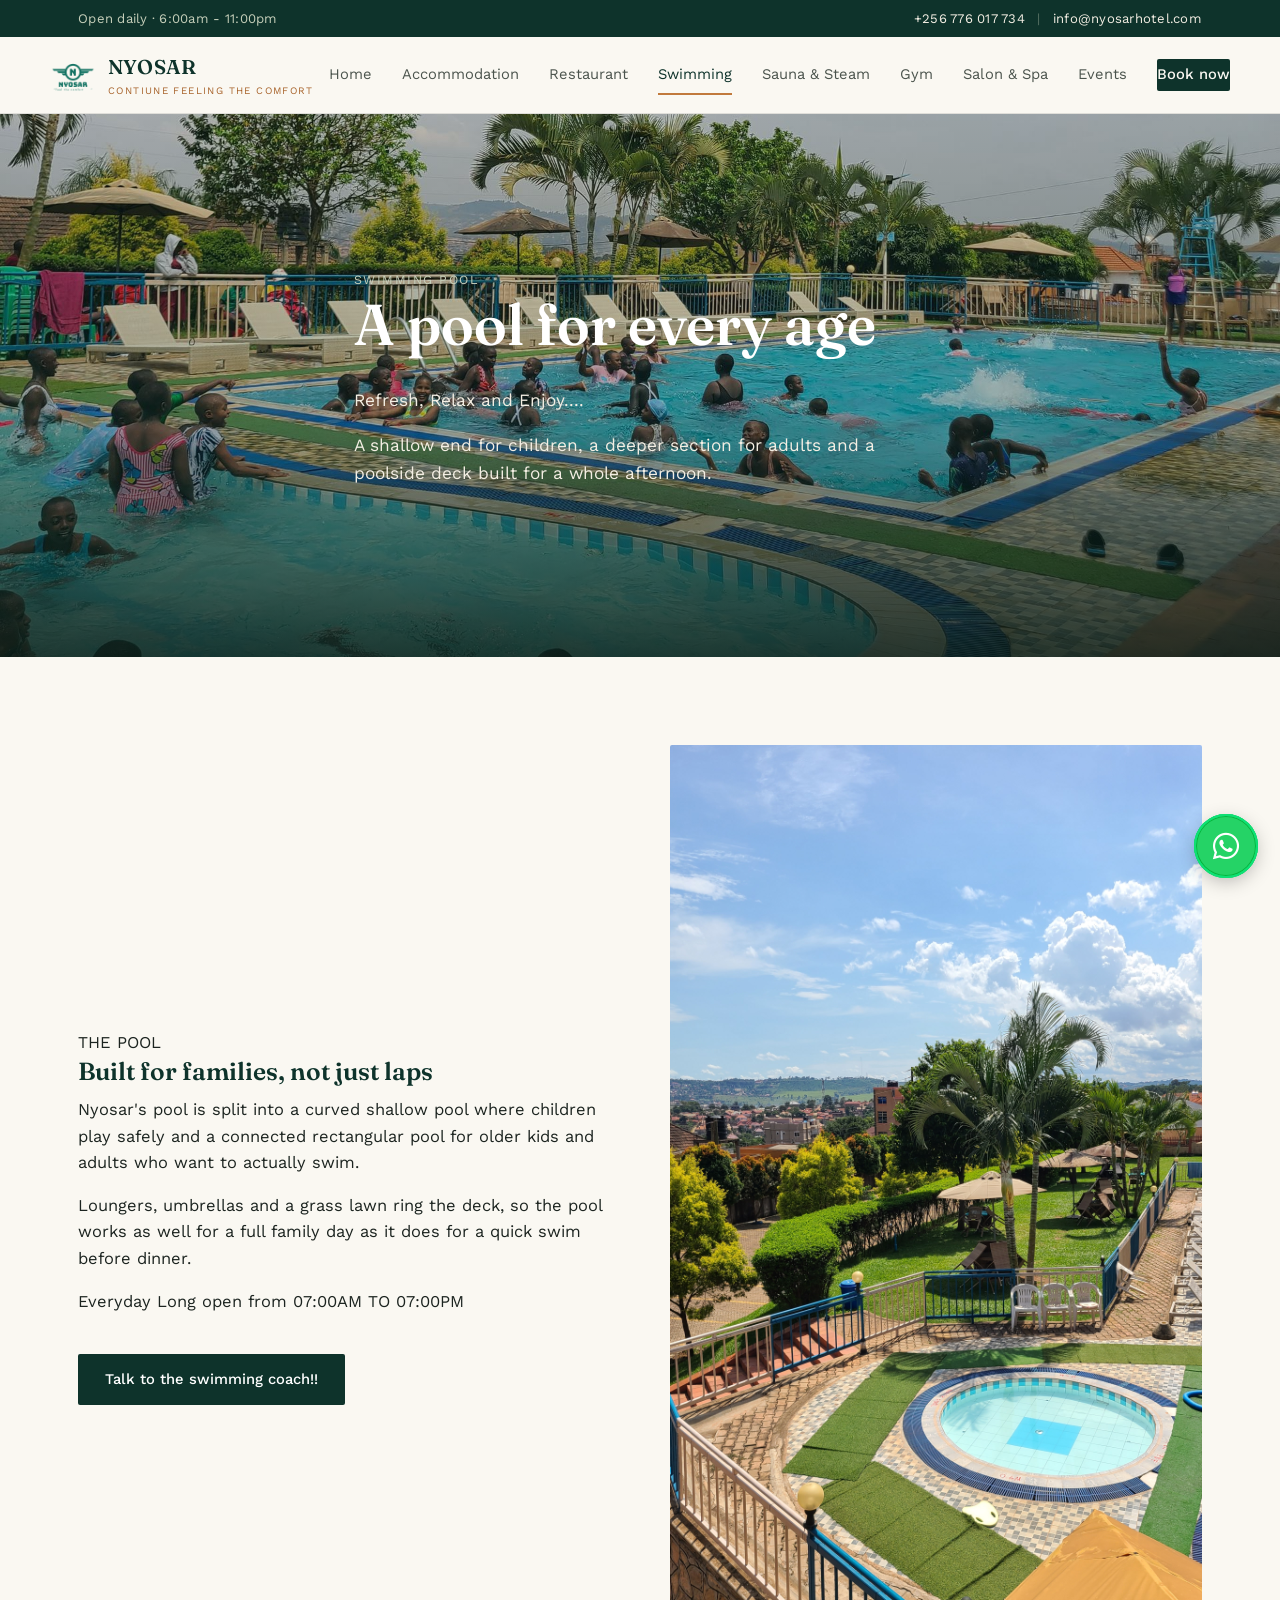
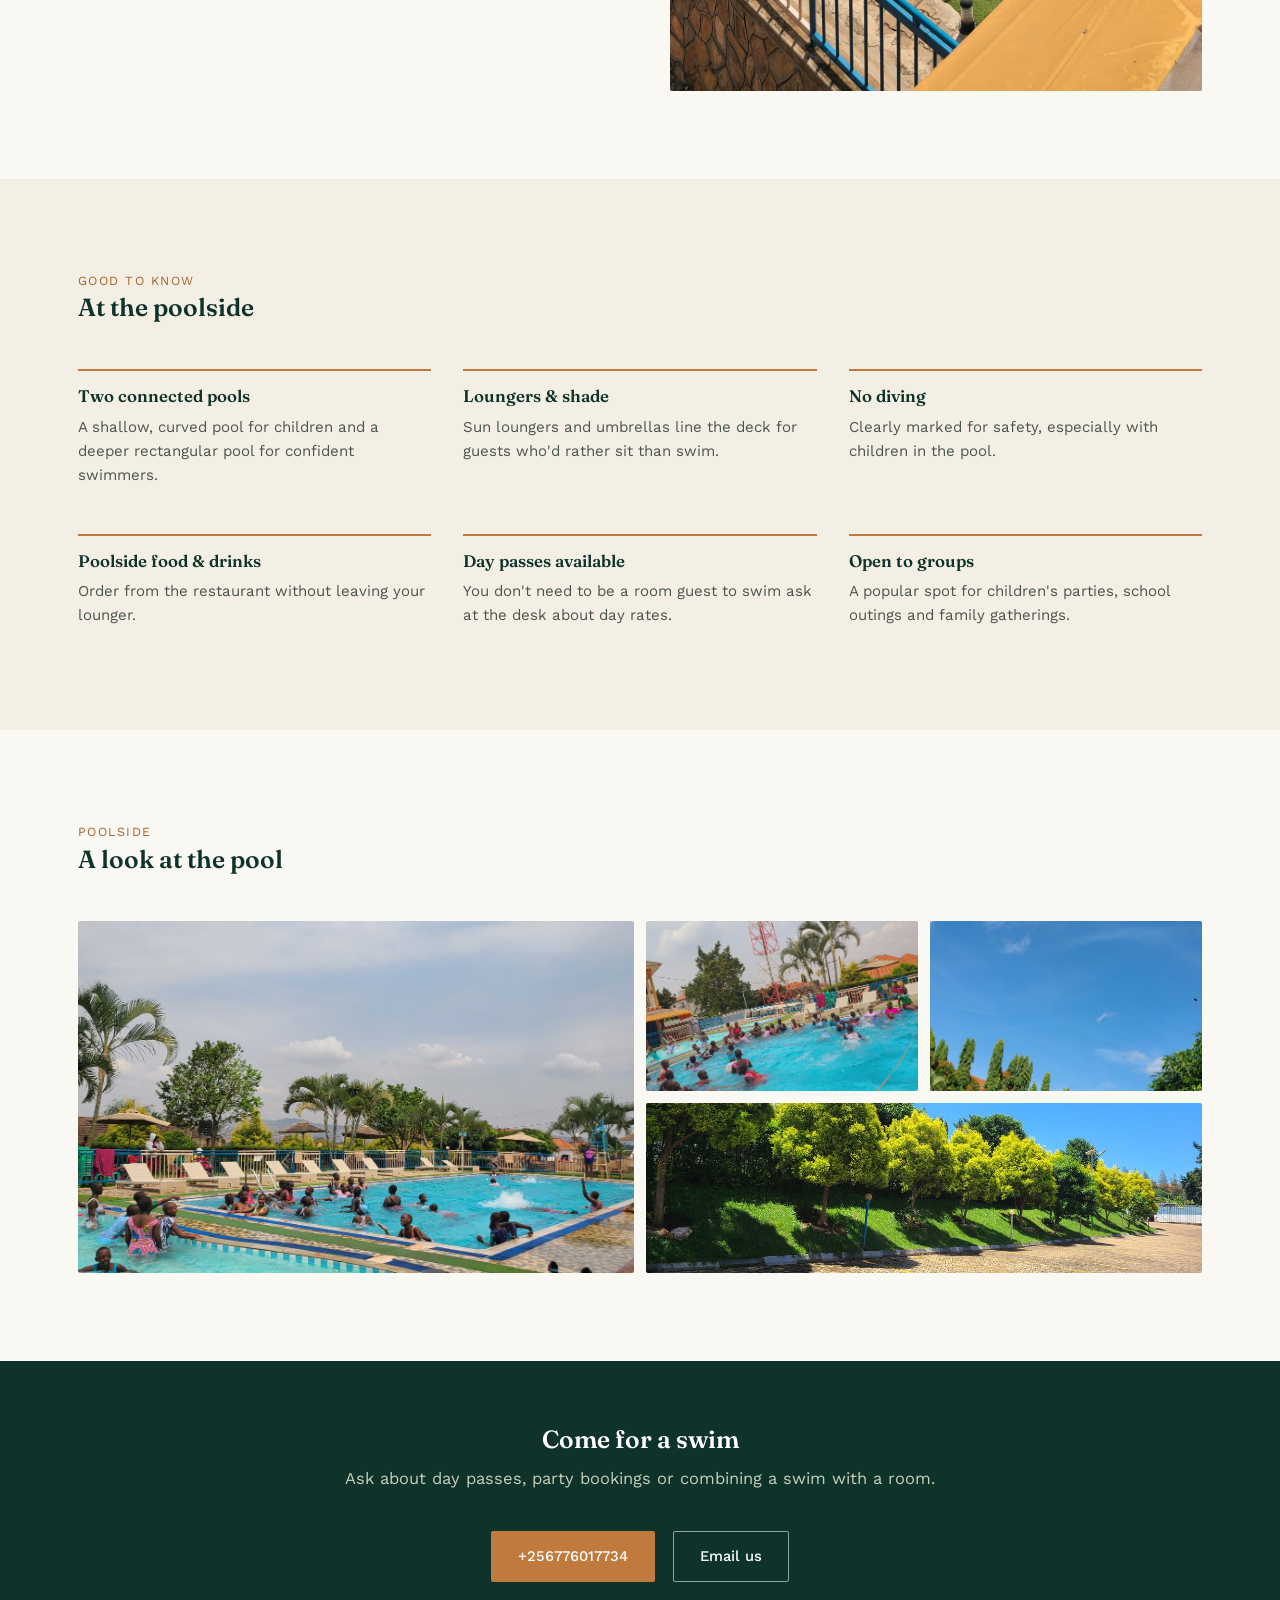
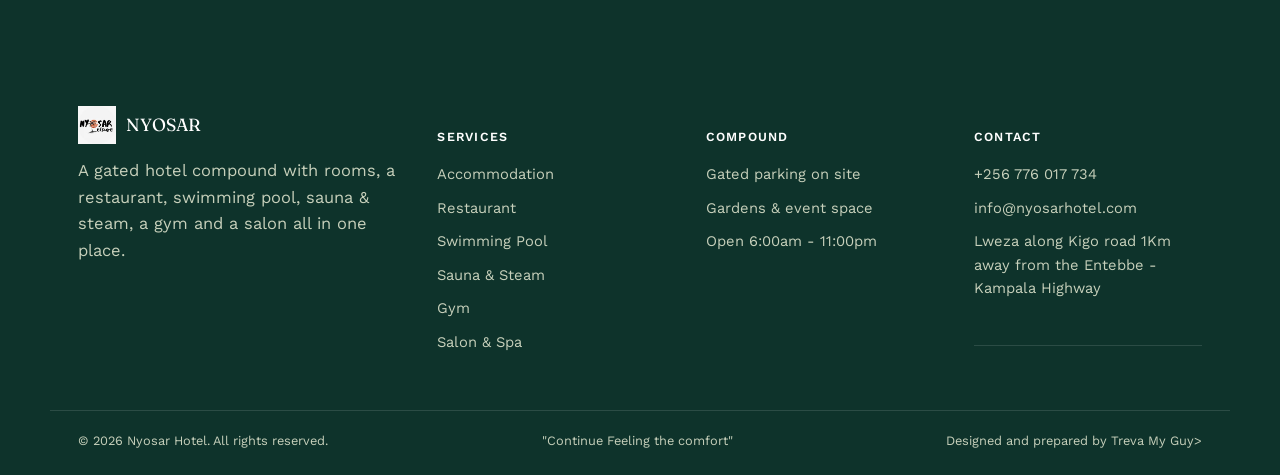
<file: NYOSAR/swimming.html>
<!DOCTYPE html>
<html lang="en">
<head>
<meta charset="UTF-8">
<meta name="viewport" content="width=device-width, initial-scale=1.0">
<title>Swimming Pool — Nyosar Hotel</title>
<meta name="description" content="The Nyosar swimming pool: a shallow end for kids and a deeper section for adults, open to guests and day visitors.">
<link rel="icon" href="images/logo-transparent.png">
<link rel="stylesheet" href="css/style.css"><link rel="stylesheet" 
      href="https://cdnjs.cloudflare.com/ajax/libs/font-awesome/6.5.2/css/all.min.css">
</head>
<body>

<div class="topbar">
  <div class="wrap">
    <div>Open daily · 6:00am - 11:00pm</div>
    <div>
      <a href="tel:+256776017734">+256 776 017 734</a>
      <span class="sep">|</span>
      <a href="mailto:info@nyosarhotel.com">info@nyosarhotel.com</a>
    </div>
  </div>
</div>

<header class="site">
  <nav class="main wrap">
    <a href="index.html" class="brand">
      <img src="images/logo-transparent.png" alt="Nyosar Hotel logo">
      <span class="word">NYOSAR<small>Contiune Feeling the comfort</small></span>
    </a>
    <button class="burger" aria-label="Toggle menu"><span></span><span></span><span></span></button>
    <div class="nav-links">
      <a href="index.html">Home</a>
      <a href="accommodation.html">Accommodation</a>
      <a href="restaurant.html">Restaurant</a>
      <a href="swimming.html" class="active">Swimming</a>
      <a href="sauna-steam.html">Sauna &amp; Steam</a>
      <a href="gym.html">Gym</a>
      <a href="salon.html">Salon &amp; Spa</a>
      <a href="events and mikolo.html"> Events</a>
      <a href="index.html#contact" class="nav-cta">Book now</a>
    </div>
  </nav>
</header>

<section class="hero hero-small" style="background-image:url('images/hero-swimming.jpg'); background-position:center 70%;">
  <div class="wrap">
    <span class="eyebrow">SWIMMING POOL</span>
    <h1>A pool for every age</h1>
    <p class="lead">Refresh, Relax and Enjoy....</p>
    <p class="lead">A shallow end for children, a deeper section for adults and a poolside deck built for a whole afternoon.</p>
  </div>
</section>

<section>
  <div class="wrap split">
    <div>
      <span class="eyebrow-dark">THE POOL</span>
      <h2>Built for families, not just laps</h2>
      <p>Nyosar's pool is split into a curved shallow pool where children play safely and a connected rectangular pool for older kids and adults who want to actually swim.</p>
      <p>Loungers, umbrellas and a grass lawn ring the deck, so the pool works as well for a full family day as it does for a quick swim before dinner.</p>
      <P>Everyday Long open from 07:00AM TO 07:00PM</P>
      <a href="index.html#contact" class="btn btn-dark">Talk to the swimming coach!!</a>
    </div>
    <div class="img-col"><img src="images/up view.jpg" alt="Children swimming in the shallow end of the Nyosar pool"></div>
  </div>
</section>

<section class="alt">
  <div class="wrap">
    <div class="section-head">
      <span class="eyebrow-dark">GOOD TO KNOW</span>
      <h2>At the poolside</h2>
    </div>
    <div class="info-grid">
      <div class="info-card">
        <h4>Two connected pools</h4>
        <p>A shallow, curved pool for children and a deeper rectangular pool for confident swimmers.</p>
      </div>
      <div class="info-card">
        <h4>Loungers &amp; shade</h4>
        <p>Sun loungers and umbrellas line the deck for guests who'd rather sit than swim.</p>
      </div>
      <div class="info-card">
        <h4>No diving</h4>
        <p>Clearly marked for safety, especially with children in the pool.</p>
      </div>
      <div class="info-card">
        <h4>Poolside food &amp; drinks</h4>
        <p>Order from the restaurant without leaving your lounger.</p>
      </div>
      <div class="info-card">
        <h4>Day passes available</h4>
        <p>You don't need to be a room guest to swim ask at the desk about day rates.</p>
      </div>
      <div class="info-card">
        <h4>Open to groups</h4>
        <p>A popular spot for children's parties, school outings and family gatherings.</p>
      </div>
    </div>
  </div>
</section>

<section>
  <div class="wrap">
    <div class="section-head">
      <span class="eyebrow-dark">POOLSIDE</span>
      <h2>A look at the pool</h2>
    </div>
    <div class="gallery">
      <figure class="wide tall"><img src="images/gal-pool-1.jpg" alt="Overview of the Nyosar swimming pool and deck"></figure>
      <figure><img src="images/gal-pool-kids.jpg" alt="Children playing in the pool"></figure>
      <figure><img src="images/gal-grounds.jpg" alt="Grounds and gardens next to the pool"></figure>
      <figure class="wide"><img src="images/gal-grounds-2.jpg" alt="View across the Nyosar grounds"></figure>
    </div>
  </div>
</section>

<section class="cta-band" id="contact">
  <div class="wrap">
    <h2>Come for a swim</h2>
    <p>Ask about day passes, party bookings or combining a swim with a room.</p>
    <a href="tel:+256776017734" class="btn btn-primary">+256776017734</a>
    <a href="mailto:treva0866@gmail.com" class="btn btn-ghost">Email us</a>
  </div>
</section>

<footer>
  <div class="wrap foot-grid">
    <div>
      <div class="foot-brand">
        <img src="images/home logoo.jpg" alt="Nyosar Hotel">
        <span>NYOSAR</span>
      </div>
      <p style="max-width:32ch;">A gated hotel compound with rooms, a restaurant, swimming pool, sauna &amp; steam, a gym and a salon all in one place.</p>
    </div>
    <div>
      <h5>Services</h5>
      <ul>
        <li><a href="accommodation.html">Accommodation</a></li>
        <li><a href="restaurant.html">Restaurant</a></li>
        <li><a href="swimming.html">Swimming Pool</a></li>
        <li><a href="sauna-steam.html">Sauna &amp; Steam</a></li>
        <li><a href="gym.html">Gym</a></li>
        <li><a href="salon.html">Salon &amp; Spa</a></li>
      </ul>
    </div>
    <div>
      <h5>Compound</h5>
      <ul>
        <li>Gated parking on site</li>
        <li>Gardens &amp; event space</li>
        <li>Open 6:00am - 11:00pm</li>
      </ul>
    </div>
    <div>
      <h5>Contact</h5>
      <ul>
        <li><a href="tel:+256776017734">+256 776 017 734</a></li>
        <li><a href="mailto:treva0866@gmail.com">info@nyosarhotel.com</a></li>
        <li>Lweza along Kigo road 1Km away from the Entebbe - Kampala Highway</li>
        <div class="wrap foot-bottom">
    <a href="https://wa.me/+256776017734" 
   class="whatsapp-button" 
   target="_blank"
   aria-label="Chat with Nyosar Hotel on WhatsApp">
    <i class="fab fa-whatsapp"></i></a></div>

      </ul>
    </div>
  </div>
  <div class="wrap foot-bottom">
    <span>© 2026 Nyosar Hotel. All rights reserved.</span>
    <span>"Continue Feeling the comfort"</span>
        <span>Designed and prepared by <a href="https://www.linkedin.com/in/treva-lawerence-0b9b1b1b6/" target="_blank">Treva My Guy></a></span>
  </div>
</footer>

<script src="js/script.js"></script>
</body>
</html>
</file>
<file: NYOSAR/css/style.css>
@import url('https://fonts.googleapis.com/css2?family=Fraunces:ital,opsz,wght@0,9..144,400;0,9..144,500;0,9..144,600;1,9..144,500&family=Work+Sans:wght@400;500;600&display=swap');

:root{
  --forest-900:#0e332b;
  --forest-700:#154438;
  --forest-500:#1f5c4a;
  --ochre-500:#c17a3d;
  --ochre-600:#a8632b;
  --sage-300:#c7d0bb;
  --sage-500:#a9b79e;
  --ivory-50:#faf8f2;
  --ivory-100:#f4efe4;
  --ink-900:#1c2420;
  --ink-600:#4b544d;
  --line:rgba(28,36,32,0.12);
  --max:1180px;
}

*{box-sizing:border-box;}
html{scroll-behavior:smooth;}
body{
  margin:0;
  background:var(--ivory-50);
  color:var(--ink-900);
  font-family:'Work Sans', sans-serif;
  font-size:16.5px;
  line-height:1.6;
  -webkit-font-smoothing:antialiased;
}
img{max-width:100%; display:block;}
a{color:inherit; text-decoration:none;}
h1,h2,h3,h4{
  font-family:'Fraunces', serif;
  font-weight:600;
  line-height:1.15;
  margin:0 0 .5em;
  color:var(--forest-900);
}
p{margin:0 0 1em; max-width:62ch;}
.wrap{max-width:var(--max); margin:0 auto; padding:0 28px;}
:focus-visible{outline:3px solid var(--ochre-500); outline-offset:2px;}

/* ---------------- Top bar (contact strip) ---------------- */
.topbar{
  background:var(--forest-900);
  color:var(--sage-300);
  font-size:.82rem;
  letter-spacing:.02em;
}
.topbar .wrap{
  display:flex; justify-content:space-between; align-items:center;
  padding-top:8px; padding-bottom:8px; gap:16px; flex-wrap:wrap;
}
.topbar a{color:var(--ivory-100);}
.topbar a:hover{color:var(--ochre-500);}
.topbar .sep{opacity:.4; margin:0 8px;}

/* ---------------- Nav ---------------- */
header.site{
  position:sticky; top:0; z-index:50;
  background:var(--ivory-50);
  border-bottom:1px solid var(--line);
}
nav.main{
  display:flex; align-items:center; justify-content:space-between;
  padding:14px 0;
}
.brand{display:flex; align-items:center; gap:12px;}
.brand img{height:46px; width:auto;}
.brand .word{
  font-family:'Fraunces', serif; font-weight:600; font-size:1.25rem;
  color:var(--forest-900); letter-spacing:.01em;
}
.brand .word small{
  display:block; font-family:'Work Sans',sans-serif; font-weight:400;
  font-size:.62rem; letter-spacing:.14em; color:var(--ochre-600); text-transform:uppercase;
}
.nav-links{display:flex; gap:30px; align-items:center;}
.nav-links a{
  font-size:.92rem; color:var(--ink-600); position:relative; padding:4px 0;
}
.nav-links a:hover, .nav-links a.active{color:var(--forest-900);}
.nav-links a.active::after{
  content:""; position:absolute; left:0; right:0; bottom:-4px; height:2px; background:var(--ochre-500);
}
.nav-cta{
  background:var(--forest-900); color:var(--ivory-50)!important;
  padding:10px 20px; border-radius:2px; font-size:.85rem; font-weight:500;
}
.nav-cta:hover{background:var(--ochre-600); color:var(--ivory-50)!important;}
.burger{display:none; background:none; border:0; cursor:pointer; padding:6px;}
.burger span{display:block; width:24px; height:2px; background:var(--forest-900); margin:5px 0;}

@media (max-width:900px){
  .nav-links{
    position:fixed; inset:64px 0 0 0; height:100dvh; background:var(--ivory-50);
    flex-direction:column; align-items:flex-start; gap:0;
    box-shadow:0 18px 30px -20px rgba(14,51,43,.35);
    transform:translateY(-140%); transition:transform .28s ease;
    padding:8px 28px 20px; overflow-y:auto;
  }
  .nav-links.open{transform:translateY(0);}
  .nav-links a{padding:14px 0; width:100%; border-bottom:1px solid var(--line);}
  .nav-cta{margin-top:16px; display:inline-block; text-align:center;}
  .burger{display:block; position:relative; z-index:60;}
  .topbar .wrap{font-size:.72rem;}
  body.nav-open{overflow:hidden;}
}

/* ---------------- Hero ---------------- */
.hero{
  position:relative; min-height:78vh; display:flex; align-items:flex-end;
  background-size:cover; background-position:center;
  color:#fff;
}
.hero::before{
  content:""; position:absolute; inset:0;
  background:linear-gradient(180deg, rgba(14,51,43,.15) 0%, rgba(14,51,43,.35) 55%, rgba(10,30,25,.86) 100%);
}
.hero .wrap{position:relative; padding-bottom:64px; padding-top:64px;}
.eyebrow{
  font-size:.78rem; letter-spacing:.12em; color:var(--sage-300); margin-bottom:14px;
}
.hero h1{
  color:#fff; font-size:clamp(2.2rem, 5vw, 3.6rem); max-width:16ch;
}
.hero p.lead{
  color:var(--ivory-100); max-width:52ch; font-size:1.08rem; margin-top:14px;
}
.hero-small{min-height:46vh;}

/* buttons */
.btn{
  display:inline-block; padding:13px 26px; border-radius:2px;
  font-size:.92rem; font-weight:500; border:1px solid transparent; margin-top:22px;
}
.btn-primary{background:var(--ochre-500); color:#fff;}
.btn-primary:hover{background:var(--ochre-600);}
.btn-ghost{border-color:rgba(255,255,255,.55); color:#fff; margin-left:12px;}
.btn-ghost:hover{border-color:#fff; background:rgba(255,255,255,.1);}
.btn-dark{background:var(--forest-900); color:#fff;}
.btn-dark:hover{background:var(--forest-700);}

/* ---------------- Sections ---------------- */
section{padding:88px 0;}
section.tight{padding:56px 0;}
.section-head{max-width:640px; margin-bottom:48px;}
.section-head .eyebrow{color:var(--ochre-600);}
.section-head .eyebrow-dark{color:var(--ochre-600); font-size:.78rem; letter-spacing:.12em; margin-bottom:10px;}
.alt{background:var(--ivory-100);}
.dark{background:var(--forest-900); color:var(--ivory-100);}
.dark h2,.dark h3{color:#fff;}
.dark p{color:var(--sage-300);}

/* About / split */
.split{display:grid; grid-template-columns:1fr 1fr; gap:60px; align-items:center;}
.split img{border-radius:2px;}
.split.reverse .img-col{order:2;}
@media (max-width:820px){
  .split{grid-template-columns:1fr; gap:28px;}
  .split.reverse .img-col{order:0;}
}

/* Service bands (editorial alternating rows) */
.service-row{
  display:grid; grid-template-columns:1fr 1fr; gap:56px; align-items:center;
  padding:46px 0; border-top:1px solid var(--line);
}
.service-row:first-of-type{border-top:none;}
.service-row.reverse .service-img{order:2;}
.service-img{position:relative; overflow:hidden; border-radius:2px;}
.service-img img{width:100%; height:340px; object-fit:cover; transition:transform .5s ease;}
.service-img:hover img{transform:scale(1.04);}
.service-tag{
  font-size:.76rem; letter-spacing:.1em; color:var(--ochre-600); margin-bottom:10S sat and there sand we can't take that week and we are not waiting for it shall we can do a few moments later0px; display:block;
}
.service-row h3{font-size:1.7rem;}
.service-row .more{
  display:inline-flex; align-items:center; gap:8px; margin-top:14px;
  font-weight:500; color:var(--forest-900); border-bottom:1px solid var(--ochre-500); padding-bottom:2px;
}
@media (max-width:820px){
  .service-row, .service-row.reverse{grid-template-columns:1fr;}
  .service-row.reverse .service-img{order:0;}
  .service-img img{height:230px;}
}

/* Feature list */
.feature-list{list-style:none; margin:0; padding:0;}
.feature-list li{
  padding:16px 0; border-top:1px solid var(--line); display:flex; gap:16px; align-items:baseline;
}
.feature-list li:last-child{border-bottom:1px solid var(--line);}
.feature-list .mark{color:var(--ochre-500); font-family:'Fraunces',serif; font-style:italic;}

/* Gallery mosaic */
.gallery{
  display:grid; grid-template-columns:repeat(4, 1fr); grid-auto-rows:170px; gap:12px;
}
.gallery figure{margin:0; overflow:hidden; border-radius:2px; position:relative;}
.gallery img{width:100%; height:100%; object-fit:cover; transition:transform .4s ease;}
.gallery figure:hover img{transform:scale(1.06);}
.gallery .tall{grid-row:span 2;}
.gallery .wide{grid-column:span 2;}
@media (max-width:820px){
  .gallery{grid-template-columns:repeat(2,1fr); grid-auto-rows:140px;}
  .gallery .wide{grid-column:span 2;}
}

/* Info / amenities grid */
.info-grid{display:grid; grid-template-columns:repeat(3,1fr); gap:32px;}
.info-card{border-top:2px solid var(--ochre-500); padding-top:16px;}
.info-card h4{font-size:1.05rem; margin-bottom:8px;}
.info-card p{color:var(--ink-600); font-size:.94rem;}
@media (max-width:820px){.info-grid{grid-template-columns:1fr 1fr;}}
@media (max-width:560px){.info-grid{grid-template-columns:1fr;}}

/* Quote / callout */
.callout{
  border-left:3px solid var(--ochre-500); padding-left:24px; font-family:'Fraunces',serif;
  font-size:1.35rem; font-style:italic; color:var(--forest-900); max-width:44ch;
}

/* CTA band */
.cta-band{
  background:var(--forest-900); color:#fff; padding:64px 0; text-align:center;
}
.cta-band h2{color:#fff;}
.cta-band p{color:var(--sage-300); margin-left:auto; margin-right:auto;}

/* Services index grid (used on services overview / footer nav) */
.chip-row{display:flex; flex-wrap:wrap; gap:10px; margin-top:18px;}
.chip{
  border:1px solid var(--line); padding:8px 16px; border-radius:20px; font-size:.85rem;
}

/* Footer */
footer{background:var(--forest-900); color:var(--sage-300); padding:60px 0 24px;}
.foot-grid{display:grid; grid-template-columns:1.4fr 1fr 1fr 1fr; gap:40px;}
.foot-grid h5{
  color:#fff; font-family:'Work Sans',sans-serif; font-size:.78rem; letter-spacing:.1em;
  text-transform:uppercase; margin-bottom:16px; font-weight:600;
}
.foot-grid ul{list-style:none; margin:0; padding:0;}
.foot-grid li{margin-bottom:10px; font-size:.92rem;}
.foot-grid a:hover{color:#fff;}
.foot-brand{display:flex; align-items:center; gap:10px; margin-bottom:14px;}
.foot-brand img{height:38px;}
.foot-brand span{font-family:'Fraunces',serif; color:#fff; font-size:1.1rem;}
.foot-bottom{
  border-top:1px solid rgba(255,255,255,.12); margin-top:44px; padding-top:20px;
  display:flex; justify-content:space-between; flex-wrap:wrap; gap:10px; font-size:.8rem;
}
@media (max-width:820px){
  .foot-grid{grid-template-columns:1fr 1fr; row-gap:32px;}
}

/* Utility */
.center{text-align:center; margin-left:auto; margin-right:auto;}
.mt-0{margin-top:0;}

.contact-section {
    padding: 60px 20px;
    background: #f8f8f8;
}

.contact-container {
    max-width: 600px;
    margin: auto;
    text-align: center;
}

.contact-container h2 {
    font-size: 32px;
    margin-bottom: 10px;
    color: #222;
}

.contact-container p {
    margin-bottom: 30px;
    color: #666;
}

#contactForm {
    display: flex;
    flex-direction: column;
    gap: 15px;
}

#contactForm input,
#contactForm textarea {
    width: 100%;
    padding: 14px;
    border: 1px solid #ddd;
    border-radius: 8px;
    font-size: 15px;
    box-sizing: border-box;
}

#contactForm textarea {
    resize: vertical;
}

.send-label {
    text-align: left;
    font-weight: bold;
    margin-top: 10px;
}

.send-options {
    display: flex;
    justify-content: center;
    gap: 30px;
    margin-bottom: 10px;
}

.send-options label {
    cursor: pointer;
}

.send-options input {
    width: auto !important;
}

#contactForm button {
    padding: 14px;
    border: none;
    border-radius: 8px;
    background: #c9a227;
    color: white;
    font-size: 16px;
    font-weight: bold;
    cursor: pointer;
}

#contactForm button:hover {
    background: #a88418;
}

.whatsapp-button {
    position: fixed;
    bottom: 25px;
    right: 25px;
    width: 58px;
    height: 58px;
    background: #25D366;
    color: white;
    border-radius: 50%;
    display: flex;
    align-items: center;
    justify-content: center;
    font-size: 30px;
    text-decoration: none;
    box-shadow: 0 0 0 3px #07b53e,
                0 5px 20px rgba(0, 0, 0, 0.3);
    z-index: 9999;
}

/* Expanding waves */
.whatsapp-button::before,
.whatsapp-button::after {
    content: "";
    position: absolute;
    inset: -3px;
    border: 2px solid #0fe074;
    border-radius: 50%;
    animation: whatsappWave 2.2s infinite;
    pointer-events: none;
}

.whatsapp-button::after {
    animation-delay: 1.1s;
}

@keyframes whatsappWave {
    0% {
        transform: scale(1);
        opacity: 0.8;
    }

    100% {
        transform: scale(2);
        opacity: 0;
    }
}

.whatsapp-button:hover {
    transform: scale(1.12);
    box-shadow: 0 0 0 3px #c9a227,
                0 0 25px rgba(201, 162, 39, 0.6);
    transition: 0.3s ease;
}
.call-button {
    position: fixed;
    bottom: 25px;
    right: 25px;
    width: 58px;
    height: 58px;
    background: #1877F2;
    color: white;
    border-radius: 50%;
    display: flex;
    align-items: center;
    justify-content: center;
    font-size: 27px;
    text-decoration: none;
    box-shadow: 0 0 0 3px #08cf19,
                0 5px 20px rgba(0, 0, 0, 0.3);
    z-index: 9999;
}

/* Wave effect */
.call-button::before,
.call-button::after {
    content: "";
    position: absolute;
    inset: -3px;
    border: 2px solid #0dec4c;
    border-radius: 50%;
    animation: callWave 2.2s infinite;
    pointer-events: none;
}

.call-button::after {
    animation-delay: 1.1s;
}

@keyframes callWave {
    0% {
        transform: scale(1);
        opacity: 0.8;
    }

    100% {
        transform: scale(2);
        opacity: 0;
    }
}

.call-button:hover {
    transform: scale(1.12);
    transition: 0.3s ease;
}
</file>
